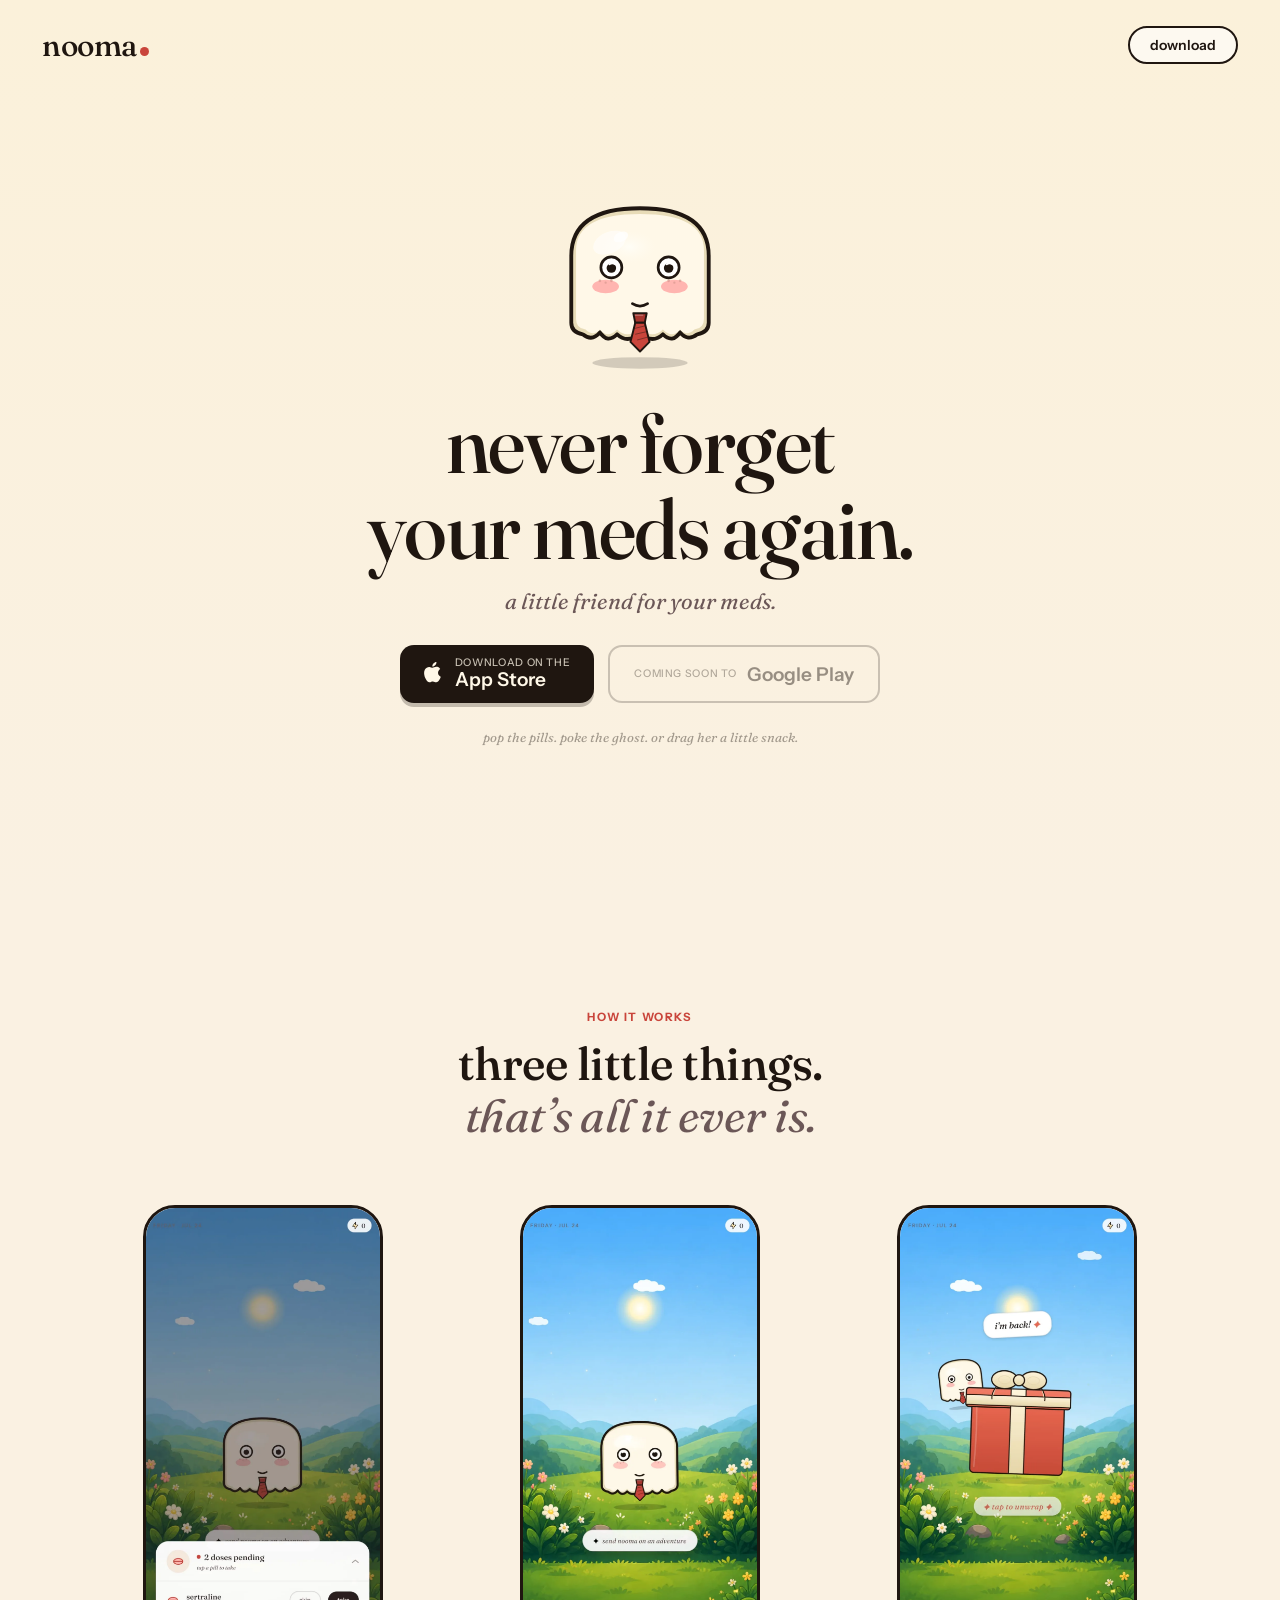
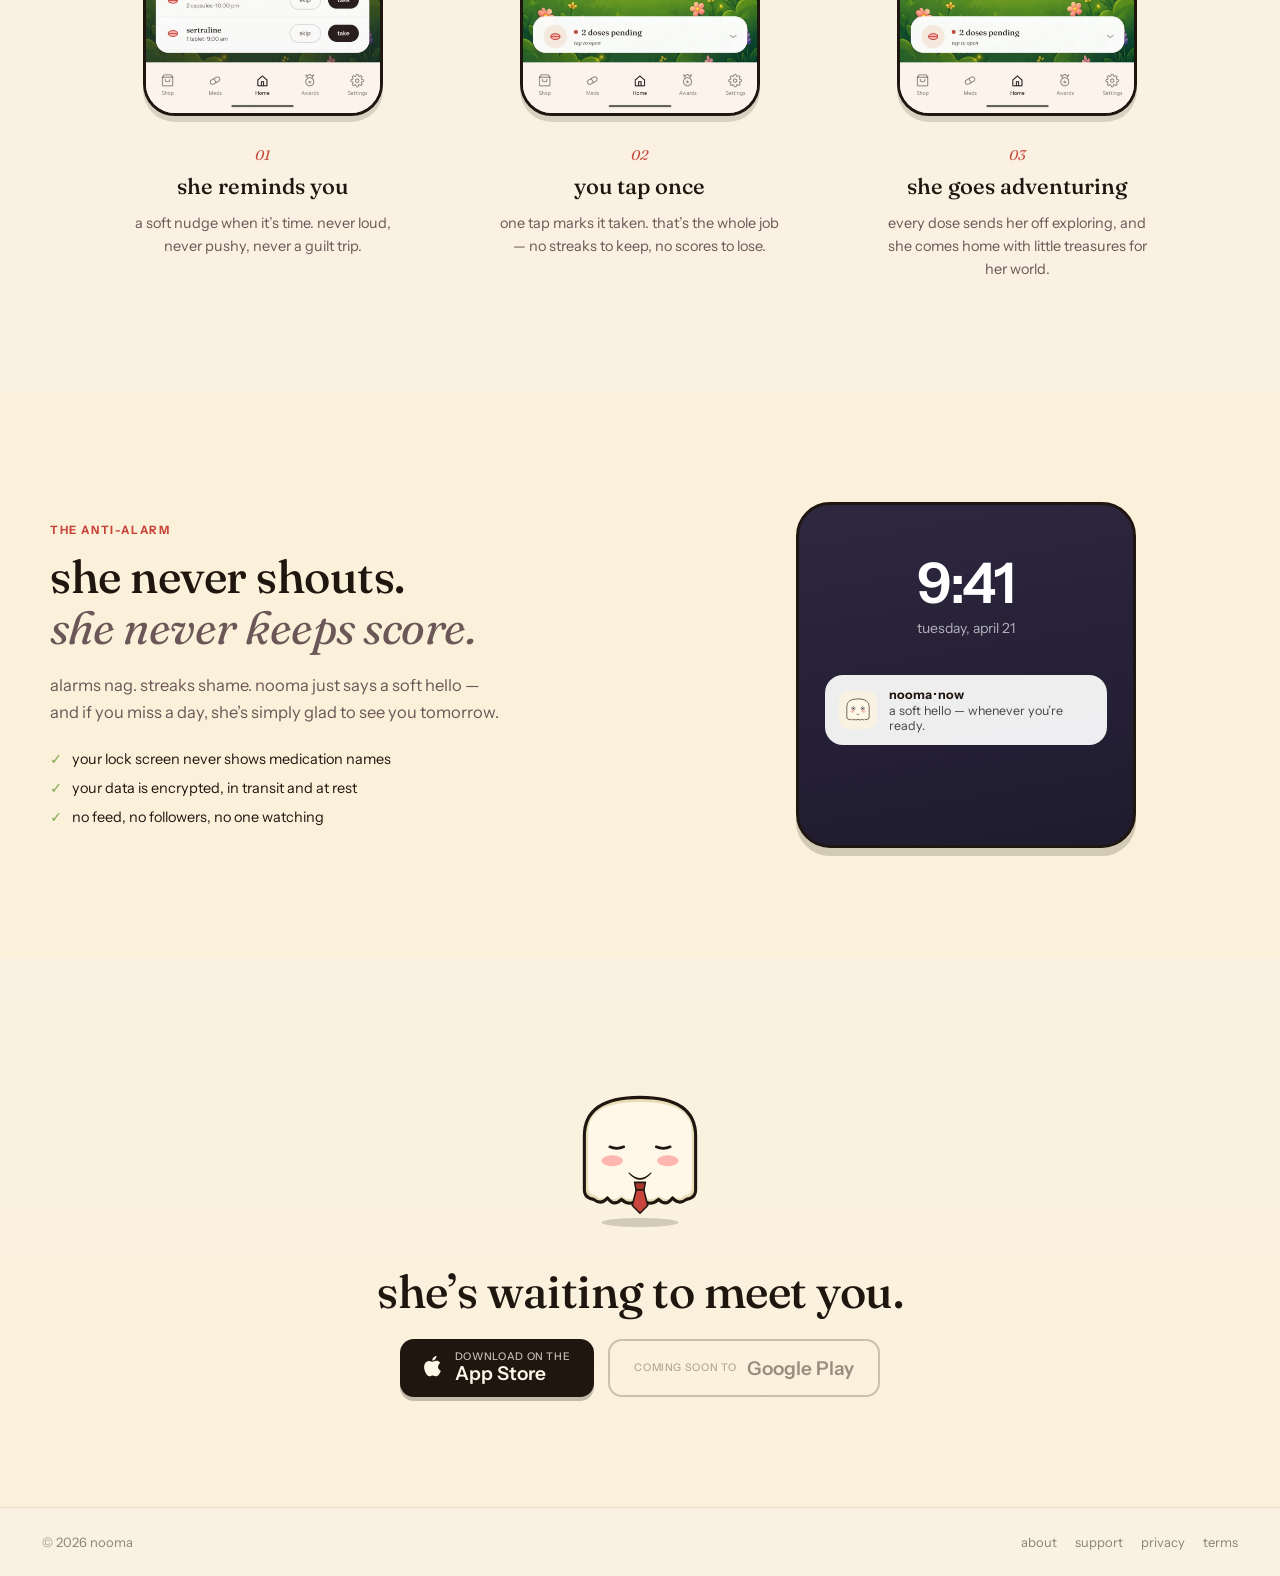
<file: index.html>
<!DOCTYPE html>
<html lang="en">
<head>
<meta charset="UTF-8">
<meta name="viewport" content="width=device-width, initial-scale=1.0">
<title>nooma — a little friend for your meds</title>
<meta name="description" content="a gentle medication reminder with a tiny ghost companion. soft nudges, no streaks, no shame — free on iPhone.">
<link rel="icon" type="image/svg+xml" href="/favicon.svg">
<link rel="preconnect" href="https://fonts.googleapis.com">
<link rel="preconnect" href="https://fonts.gstatic.com" crossorigin>
<link href="https://fonts.googleapis.com/css2?family=Fraunces:ital,opsz,wght@0,9..144,400;0,9..144,500;0,9..144,600;1,9..144,400;1,9..144,500&family=Instrument+Sans:wght@400;500;600;700&display=swap" rel="stylesheet">
<style>
:root{--ink:#1F1610;--ink-soft:#6B5757;--paper:#FAF1E2;--paper-warm:#FBF1DA;--accent:#C9453B;--sage:#7FAA52;--honey:#E8C672;--serif:'Fraunces',Georgia,serif;--sans:'Instrument Sans',system-ui,sans-serif}
*{box-sizing:border-box}
html{scroll-behavior:smooth}
body{margin:0;background:var(--paper);color:var(--ink);font-family:var(--sans);-webkit-font-smoothing:antialiased;overflow-x:hidden}
a{color:var(--accent)}a:hover{color:var(--ink)}
h1,h2,h3{font-family:var(--serif);font-weight:500;margin:0}
h2 em{font-style:italic;color:var(--ink-soft);font-weight:400}
.lp-kicker{font-size:11.5px;font-weight:700;letter-spacing:0.14em;text-transform:uppercase;color:var(--accent);margin:0 0 14px}

/* hero */
.lp-hero{position:relative;min-height:100svh;display:flex;flex-direction:column;overflow:hidden;background:linear-gradient(180deg,#FBF1DA 0%,var(--paper) 100%)}
.lp-nav{position:relative;z-index:5;display:flex;align-items:center;justify-content:space-between;padding:26px 42px}
.lp-wordmark{font-family:var(--serif);font-weight:500;font-size:30px;letter-spacing:-0.5px}
.lp-wordmark i{display:inline-block;width:9px;height:9px;border-radius:50%;background:var(--accent);margin-left:3px}
.lp-navbtn{font-size:14px;font-weight:600;text-decoration:none;color:var(--ink);border:2px solid var(--ink);border-radius:99px;padding:8px 20px;background:rgba(255,255,255,0.6);transition:all .15s}
.lp-navbtn:hover{background:var(--ink);color:#FFF8E8}
.lp-hero-inner{position:relative;z-index:4;flex:1;display:flex;flex-direction:column;align-items:center;justify-content:center;text-align:center;padding:0 24px 60px;pointer-events:none}
.lp-hero-inner .lp-mascot,.lp-hero-inner .lp-stores a,.lp-hero-inner .lp-stores span{pointer-events:auto}
.lp-hero h1{font-size:clamp(44px,7vw,84px);line-height:1.02;letter-spacing:-1.5px;margin-top:18px;text-wrap:balance}
.lp-tagline{font-family:var(--serif);font-style:italic;font-size:clamp(17px,2vw,22px);color:var(--ink-soft);margin:16px 0 30px}
.lp-hint{font-family:var(--serif);font-style:italic;font-size:13px;color:rgba(31,22,16,0.4);margin-top:26px}
.lp-mascot{position:relative;transition:transform .2s;cursor:pointer;-webkit-tap-highlight-color:transparent}
.lp-mascot.boing{animation:lpBoing .55s ease}
@keyframes lpBoing{0%{transform:scale(1)}30%{transform:scale(1.09,0.92)}60%{transform:scale(0.96,1.05)}100%{transform:scale(1)}}
.lp-bubble{position:absolute;bottom:calc(100% - 26px);left:78%;white-space:nowrap;background:#FFF;border:2.5px solid var(--ink);border-radius:16px 16px 16px 4px;padding:9px 15px;font-family:var(--serif);font-style:italic;font-size:16px;color:var(--ink);box-shadow:0 3px 0 rgba(31,22,16,0.18);animation:lpBubble .3s cubic-bezier(.34,1.56,.64,1) both;pointer-events:none;z-index:6}
@keyframes lpBubble{0%{opacity:0;transform:scale(0.6) translateY(8px);transform-origin:bottom left}100%{opacity:1;transform:scale(1) translateY(0)}}
@media(max-width:600px){.lp-bubble{left:50%;transform-origin:bottom center;border-radius:16px}}
.lp-hero-fade{position:absolute;z-index:3;left:0;right:0;bottom:0;height:120px;background:linear-gradient(180deg,transparent,var(--paper));pointer-events:none}

/* pill rain */
.lp-rain{position:absolute;inset:0;overflow:hidden;pointer-events:none}
.lp-pill-wrap{position:absolute;top:-70px;animation:lpFall linear infinite;pointer-events:auto;cursor:grab;transition:opacity .3s;-webkit-tap-highlight-color:transparent;touch-action:none}
.lp-pill-wrap.dragging{animation:none;cursor:grabbing;filter:none!important;opacity:1!important}
.lp-pill-wrap.dragging .lp-pill-spin{animation-play-state:paused}
.lp-pill-wrap.popped{pointer-events:none}
.lp-pill-wrap.popped .lp-pill-spin{animation-play-state:paused;opacity:0;transform:scale(1.6);transition:opacity .25s,transform .25s}
@keyframes lpFall{0%{transform:translateY(-8vh) translateX(0)}25%{transform:translateY(24vh) translateX(var(--sway))}50%{transform:translateY(53vh) translateX(calc(var(--sway) * -0.6))}75%{transform:translateY(80vh) translateX(var(--sway))}100%{transform:translateY(112vh) translateX(0)}}
.lp-pill-spin{animation:lpSpin linear infinite;transition:opacity .2s,transform .2s}
@keyframes lpSpin{from{transform:rotate(0)}to{transform:rotate(360deg)}}
.lp-pop{position:absolute;top:50%;left:50%;transform:translate(-50%,-50%);font-size:26px;color:var(--honey);text-shadow:0 0 14px rgba(232,198,114,0.8);animation:lpPop .6s ease forwards}
@keyframes lpPop{0%{opacity:1;transform:translate(-50%,-50%) scale(0.4) rotate(0)}100%{opacity:0;transform:translate(-50%,-50%) scale(2) rotate(90deg)}}

/* store buttons */
.lp-stores{display:flex;gap:14px;flex-wrap:wrap;justify-content:center}
.lp-store{display:inline-flex;align-items:center;gap:11px;border-radius:14px;padding:12px 24px;font-family:var(--sans);text-decoration:none}
.lp-store span,.lp-store small{display:block;text-align:left;line-height:1.15}
.lp-store small{font-size:10.5px;font-weight:500;letter-spacing:0.06em;text-transform:uppercase;opacity:0.75}
.lp-store.dark{background:var(--ink);color:#FFF8E8;font-size:19px;font-weight:600;box-shadow:0 4px 0 rgba(31,22,16,0.25);transition:transform .15s,box-shadow .15s}
.lp-store.dark:hover{transform:translateY(-2px);box-shadow:0 6px 0 rgba(31,22,16,0.25);color:#FFF8E8}
.lp-store.ghost{border:2px solid rgba(31,22,16,0.22);color:rgba(31,22,16,0.45);font-size:19px;font-weight:600}

/* sections */
section{position:relative;padding:110px 42px;max-width:1180px;margin:0 auto}
.lp-how{text-align:center}
.lp-how h2,.lp-shout h2,.lp-final h2{font-size:clamp(30px,4vw,46px);line-height:1.12;letter-spacing:-0.5px}
.lp-steps{display:grid;grid-template-columns:repeat(3,1fr);gap:36px;margin-top:64px}
.lp-step{display:flex;flex-direction:column;align-items:center;gap:8px}
.lp-step-n{font-family:var(--serif);font-size:14px;font-style:italic;color:var(--accent);margin-top:22px}
.lp-step h3{font-size:22px}
.lp-step p{font-size:14.5px;line-height:1.6;color:var(--ink-soft);margin:4px 0 0;max-width:280px}
.lp-phone{width:min(240px,100%);aspect-ratio:912/1942;border:3px solid var(--ink);border-radius:32px;overflow:hidden;background:#FFF;box-shadow:0 6px 0 rgba(31,22,16,0.15)}
.lp-phone img{width:100%;height:100%;object-fit:cover;display:block}

/* never shouts */
.lp-shout{display:grid;grid-template-columns:1.1fr 1fr;gap:70px;align-items:center;background:var(--paper-warm);max-width:none;padding:110px max(42px,calc((100vw - 1180px)/2))}
.lp-body{font-size:16.5px;line-height:1.65;color:var(--ink-soft);margin:18px 0 24px;max-width:460px}
.lp-checks{list-style:none;margin:0;padding:0;display:flex;flex-direction:column;gap:11px}
.lp-checks li{display:flex;align-items:baseline;gap:10px;font-size:14.5px;color:var(--ink)}
.lp-checks li::before{content:"✓";color:var(--sage);font-weight:700;flex:0 0 auto}
.lp-lock{background:linear-gradient(170deg,#2E2740,#1F1B2E);border:3px solid var(--ink);border-radius:34px;padding:44px 26px 100px;max-width:340px;margin:0 auto;box-shadow:0 8px 0 rgba(31,22,16,0.18)}
.lp-lock-clock{font-size:56px;font-weight:600;color:#FFF;text-align:center;letter-spacing:-1px}
.lp-lock-date{font-size:14px;color:rgba(255,255,255,0.65);text-align:center;margin-top:2px}
.lp-notif{display:flex;gap:12px;align-items:center;background:rgba(255,255,255,0.92);border-radius:18px;padding:12px 14px;margin-top:38px}
.lp-notif-ico{flex:0 0 38px;height:38px;border-radius:9px;background:var(--paper);display:flex;align-items:center;justify-content:center;overflow:hidden}
.lp-notif b{display:block;font-size:12.5px}
.lp-notif span{display:block;font-size:12.5px;color:#444;margin-top:1px}

/* final */
.lp-final{text-align:center;overflow:hidden;max-width:none;background:linear-gradient(180deg,var(--paper),#FBF1DA)}
.lp-final-inner{position:relative;z-index:2;display:flex;flex-direction:column;align-items:center;gap:22px}
.lp-final h2{margin-top:6px}
.lp-footer{display:flex;align-items:center;justify-content:space-between;padding:26px 42px;font-size:13px;color:rgba(31,22,16,0.5);border-top:1px solid rgba(31,22,16,0.1)}
.lp-flinks{display:flex;gap:18px}
.lp-flinks a{color:rgba(31,22,16,0.5);text-decoration:none}
.lp-flinks a:hover{color:var(--accent)}

/* reveal */
.reveal{opacity:0;transform:translateY(26px);transition:opacity .7s ease,transform .7s ease}
.reveal.in{opacity:1;transform:none}

/* ── mascot ── */
.pm{position:relative}
.pm svg{display:block;overflow:visible;width:100%;height:100%}
.pm .exp{display:none}
.pm-idle .exp-idle{display:initial}
.pm-wink .exp-wink{display:initial}
.pm-excited .exp-excited{display:initial}
.pm-blissful .exp-blissful{display:initial}
.pm-chomp .exp-chomp{display:initial}
@keyframes pmBob{0%,100%{transform:translateY(0) scale(1)}50%{transform:translateY(-8px) scale(1.02)}}
.pm-bob{animation:pmBob 3.8s ease-in-out infinite;transform-origin:center}
@keyframes pmSway{0%,100%{transform:rotate(0)}25%{transform:rotate(-1.5deg)}75%{transform:rotate(1.5deg)}}
.pm-sway{animation:pmSway 5.2s ease-in-out infinite;transform-origin:center bottom}
@keyframes pmBlinkOpen{0%,22%,28%,78%,84%,100%{opacity:1}24%,26%,80%,82%{opacity:0}}
@keyframes pmBlinkClosed{0%,22%,28%,78%,84%,100%{opacity:0}24%,26%,80%,82%{opacity:1}}
.pm-idle .pm-eyes-open{animation:pmBlinkOpen 5.5s ease-in-out infinite}
.pm-idle .pm-eyes-closed{animation:pmBlinkClosed 5.5s ease-in-out infinite;opacity:0}
@keyframes pmCheek{0%,100%{opacity:0.7}50%{opacity:0.9}}
.pm-cheek{animation:pmCheek 4s ease-in-out infinite}
@keyframes pmTie{0%,100%{transform:rotate(0)}25%{transform:rotate(-2deg)}75%{transform:rotate(2deg)}}
.pm-tie{animation:pmTie 4.4s ease-in-out infinite;transform-origin:110px 152px}
.pm-still *{animation:none!important}
.pm-pupil{transition:transform .1s linear}

@media(max-width:860px){
.lp-steps{grid-template-columns:1fr}
.lp-shout{grid-template-columns:1fr;gap:48px}
section{padding:70px 24px}
.lp-nav{padding:20px 24px}
}
@media(prefers-reduced-motion:reduce){
.lp-pill-wrap,.lp-pill-spin{animation:none!important}
.lp-rain{display:none}
.pm-bob,.pm-sway,.pm-tie{animation:none!important}
}
</style>
</head>
<body>

<!-- ═══ HERO ═══ -->
<header class="lp-hero" id="hero">
  <div class="lp-rain" id="heroRain" aria-hidden="true"></div>
  <nav class="lp-nav">
    <span class="lp-wordmark">nooma<i></i></span>
    <a class="lp-navbtn" href="https://apps.apple.com/gb/app/nooma-medication-reminder/id6773670366">download</a>
  </nav>
  <div class="lp-hero-inner">
    <div class="lp-mascot" id="heroMascot" role="button" tabindex="0" aria-label="say hi to nooma">
      <div class="pm pm-idle pm-bob" id="heroPm" style="width:210px;height:210px">
        <div class="pm-sway">
          <svg viewBox="0 0 220 220">
            <defs>
              <radialGradient id="pm-hl" cx="40%" cy="30%">
                <stop offset="0%" stop-color="#FFFEF8" stop-opacity="0.9"/>
                <stop offset="50%" stop-color="#FFF8E8" stop-opacity="0.4"/>
                <stop offset="100%" stop-color="#FFF8E8" stop-opacity="0"/>
              </radialGradient>
            </defs>
            <ellipse cx="110" cy="200" rx="50" ry="6" fill="#000" opacity="0.16"/>
            <path d="M 38 88 Q 38 38 110 38 Q 182 38 182 88 L 182 158 Q 182 168 170 170 Q 160 178 152 168 Q 144 180 134 170 Q 124 180 110 170 Q 96 180 86 170 Q 76 180 68 168 Q 60 178 50 170 Q 38 168 38 158 Z" fill="#E8DCB8" stroke="#1F1610" stroke-width="4" stroke-linejoin="round"/>
            <path d="M 43 82 Q 43 44 110 44 Q 177 44 177 82 L 177 154 Q 177 164 167 165 Q 159 173 152 165 Q 144 175 134 165 Q 124 175 110 165 Q 96 175 86 165 Q 76 175 68 165 Q 61 173 53 165 Q 43 164 43 154 Z" fill="#FFF8E8"/>
            <ellipse cx="110" cy="92" rx="56" ry="34" fill="url(#pm-hl)"/>
            <ellipse cx="78" cy="74" rx="18" ry="11" fill="#FFFFFF" opacity="0.55" transform="rotate(-25 78 74)"/>
            <ellipse cx="90" cy="68" rx="8" ry="5" fill="#FFFFFF" opacity="0.7" transform="rotate(-25 90 68)"/>
            <ellipse class="pm-cheek" cx="74" cy="120" rx="14" ry="7" fill="#FFB5B0"/>
            <ellipse class="pm-cheek" cx="146" cy="120" rx="14" ry="7" fill="#FFB5B0"/>
            <circle cx="68" cy="114" r="1.4" fill="#D89890" opacity="0.7"/>
            <circle cx="74" cy="116" r="1.2" fill="#D89890" opacity="0.7"/>
            <circle cx="80" cy="114" r="1.4" fill="#D89890" opacity="0.7"/>
            <circle cx="140" cy="114" r="1.4" fill="#D89890" opacity="0.7"/>
            <circle cx="146" cy="116" r="1.2" fill="#D89890" opacity="0.7"/>
            <circle cx="152" cy="114" r="1.4" fill="#D89890" opacity="0.7"/>

            <!-- eyes: idle -->
            <g class="exp exp-idle">
              <g class="pm-eyes-open">
                <circle cx="80" cy="100" r="11" fill="#FFFFFF" stroke="#1F1610" stroke-width="2.8"/>
                <g class="pm-pupil"><circle cx="80" cy="100" r="5" fill="#1F1610"/><path d="M 78 96 Q 81 94 84 96" stroke="#FFFFFF" stroke-width="2" stroke-linecap="round" fill="none"/></g>
                <circle cx="140" cy="100" r="11" fill="#FFFFFF" stroke="#1F1610" stroke-width="2.8"/>
                <g class="pm-pupil"><circle cx="140" cy="100" r="5" fill="#1F1610"/><path d="M 138 96 Q 141 94 144 96" stroke="#FFFFFF" stroke-width="2" stroke-linecap="round" fill="none"/></g>
              </g>
              <g class="pm-eyes-closed">
                <path d="M 71 102 Q 80 106 89 102" stroke="#1F1610" stroke-width="3.5" stroke-linecap="round" fill="none"/>
                <path d="M 131 102 Q 140 106 149 102" stroke="#1F1610" stroke-width="3.5" stroke-linecap="round" fill="none"/>
              </g>
              <path d="M 102 138 Q 110 143 118 138" stroke="#1F1610" stroke-width="2.8" stroke-linecap="round" fill="none"/>
            </g>

            <!-- eyes: wink -->
            <g class="exp exp-wink">
              <circle cx="80" cy="100" r="11" fill="#FFFFFF" stroke="#1F1610" stroke-width="2.8"/>
              <g class="pm-pupil"><circle cx="80" cy="100" r="5" fill="#1F1610"/><path d="M 78 96 Q 81 94 84 96" stroke="#FFFFFF" stroke-width="2" stroke-linecap="round" fill="none"/></g>
              <path d="M 131 102 Q 140 106 149 102" stroke="#1F1610" stroke-width="3.5" stroke-linecap="round" fill="none"/>
              <path d="M 98 136 Q 110 147 122 134" stroke="#1F1610" stroke-width="3" stroke-linecap="round" fill="none"/>
            </g>

            <!-- eyes: excited -->
            <g class="exp exp-excited">
              <circle cx="80" cy="100" r="11" fill="#FFFFFF" stroke="#1F1610" stroke-width="2.8"/>
              <g class="pm-pupil"><circle cx="80" cy="99" r="5" fill="#1F1610"/><path d="M 78 95 Q 81 93 84 95" stroke="#FFFFFF" stroke-width="2" stroke-linecap="round" fill="none"/></g>
              <circle cx="140" cy="100" r="11" fill="#FFFFFF" stroke="#1F1610" stroke-width="2.8"/>
              <g class="pm-pupil"><circle cx="140" cy="99" r="5" fill="#1F1610"/><path d="M 138 95 Q 141 93 144 95" stroke="#FFFFFF" stroke-width="2" stroke-linecap="round" fill="none"/></g>
              <g fill="#E8C672" stroke="#1F1610" stroke-width="0.8">
                <path d="M 54 78 L 56 83 L 61 85 L 56 87 L 54 92 L 52 87 L 47 85 L 52 83 Z"/>
                <path d="M 166 72 L 167.5 76 L 171.5 77.5 L 167.5 79 L 166 83 L 164.5 79 L 160.5 77.5 L 164.5 76 Z"/>
              </g>
              <path d="M 96 132 Q 110 130 124 132 Q 122 152 110 152 Q 98 152 96 132 Z" fill="#5A2B24" stroke="#1F1610" stroke-width="2.4" stroke-linejoin="round"/>
              <ellipse cx="110" cy="149" rx="7" ry="4" fill="#F08B8B"/>
            </g>

            <!-- chomp: idle eyes, mouth open -->
            <g class="exp exp-chomp">
              <circle cx="80" cy="100" r="11" fill="#FFFFFF" stroke="#1F1610" stroke-width="2.8"/>
              <g class="pm-pupil"><circle cx="80" cy="100" r="5" fill="#1F1610"/><path d="M 78 96 Q 81 94 84 96" stroke="#FFFFFF" stroke-width="2" stroke-linecap="round" fill="none"/></g>
              <circle cx="140" cy="100" r="11" fill="#FFFFFF" stroke="#1F1610" stroke-width="2.8"/>
              <g class="pm-pupil"><circle cx="140" cy="100" r="5" fill="#1F1610"/><path d="M 138 96 Q 141 94 144 96" stroke="#FFFFFF" stroke-width="2" stroke-linecap="round" fill="none"/></g>
              <path d="M 96 132 Q 110 130 124 132 Q 122 152 110 152 Q 98 152 96 132 Z" fill="#5A2B24" stroke="#1F1610" stroke-width="2.4" stroke-linejoin="round"/>
              <ellipse cx="110" cy="149" rx="7" ry="4" fill="#F08B8B"/>
            </g>

            <!-- eyes: blissful -->
            <g class="exp exp-blissful">
              <path d="M 71 102 Q 80 106 89 102" stroke="#1F1610" stroke-width="3.5" stroke-linecap="round" fill="none"/>
              <path d="M 131 102 Q 140 106 149 102" stroke="#1F1610" stroke-width="3.5" stroke-linecap="round" fill="none"/>
              <path d="M 96 136 Q 110 150 124 136 Q 117 144 110 144 Q 103 144 96 136 Z" fill="#1F1610" stroke="#1F1610" stroke-width="1.4" stroke-linejoin="round"/>
            </g>

            <g class="pm-tie">
              <path d="M 103 148 L 117 148 L 115 158 L 105 158 Z" fill="#A8362E" stroke="#1F1610" stroke-width="2" stroke-linejoin="round"/>
              <path d="M 105 150 L 113 150" stroke="#FFFFFF" stroke-width="1" opacity="0.4" stroke-linecap="round"/>
              <path d="M 105 158 L 115 158 L 120 178 L 110 188 L 100 178 Z" fill="#C9453B" stroke="#1F1610" stroke-width="2" stroke-linejoin="round"/>
              <g opacity="0.45">
                <line x1="104" y1="164" x2="116" y2="161" stroke="#1F1610" stroke-width="1"/>
                <line x1="105" y1="170" x2="118" y2="167" stroke="#1F1610" stroke-width="1"/>
                <line x1="107" y1="176" x2="118" y2="173" stroke="#1F1610" stroke-width="1"/>
              </g>
            </g>
          </svg>
        </div>
      </div>
    </div>
    <h1>never forget<br>your meds again.</h1>
    <p class="lp-tagline">a little friend for your meds.</p>
    <div class="lp-stores">
      <a class="lp-store dark" href="https://apps.apple.com/gb/app/nooma-medication-reminder/id6773670366">
        <svg width="20" height="24" viewBox="0 0 20 24" fill="currentColor"><path d="M16.5 12.7c0-3 2.5-4.5 2.6-4.6-1.4-2.1-3.6-2.4-4.4-2.4-1.9-.2-3.6 1.1-4.6 1.1-1 0-2.4-1.1-4-1-2 0-3.9 1.2-5 3-2.1 3.7-.5 9.1 1.5 12.1 1 1.5 2.2 3.1 3.8 3 1.5-.1 2.1-1 4-1s2.4 1 4 1c1.7 0 2.7-1.5 3.7-3 1.2-1.7 1.6-3.4 1.7-3.5-.1 0-3.2-1.2-3.3-4.7zM13.4 3.6c.8-1 1.4-2.4 1.2-3.6-1.2 0-2.7.8-3.5 1.8-.8.9-1.5 2.3-1.3 3.6 1.4.1 2.8-.7 3.6-1.8z" transform="scale(0.85)"/></svg>
        <span><small>download on the</small>App Store</span>
      </a>
      <span class="lp-store ghost"><small>coming soon to</small>Google Play</span>
    </div>
    <p class="lp-hint">pop the pills. poke the ghost. or drag her a little snack.</p>
  </div>
  <div class="lp-hero-fade"></div>
</header>

<!-- ═══ HOW IT WORKS ═══ -->
<section class="lp-how">
  <p class="lp-kicker">how it works</p>
  <h2>three little things.<br><em>that&rsquo;s all it ever is.</em></h2>
  <div class="lp-steps">
    <div class="lp-step reveal">
      <div class="lp-phone"><img src="assets/ss-day-meds.webp" alt="today's medications in the nooma app" loading="lazy"></div>
      <span class="lp-step-n">01</span>
      <h3>she reminds you</h3>
      <p>a soft nudge when it&rsquo;s time. never loud, never pushy, never a guilt trip.</p>
    </div>
    <div class="lp-step reveal">
      <div class="lp-phone"><img src="assets/ss-day-idle.webp" alt="nooma's home screen with the ghost companion" loading="lazy"></div>
      <span class="lp-step-n">02</span>
      <h3>you tap once</h3>
      <p>one tap marks it taken. that&rsquo;s the whole job &mdash; no streaks to keep, no scores to lose.</p>
    </div>
    <div class="lp-step reveal">
      <div class="lp-phone"><img src="assets/ss-day-gift.webp" alt="the ghost bringing back a gift from an adventure" loading="lazy"></div>
      <span class="lp-step-n">03</span>
      <h3>she goes adventuring</h3>
      <p>every dose sends her off exploring, and she comes home with little treasures for her world.</p>
    </div>
  </div>
</section>

<!-- ═══ NEVER SHOUTS ═══ -->
<section class="lp-shout">
  <div class="reveal">
    <p class="lp-kicker">the anti-alarm</p>
    <h2>she never shouts.<br><em>she never keeps score.</em></h2>
    <p class="lp-body">alarms nag. streaks shame. nooma just says a soft hello &mdash; and if you miss a day, she&rsquo;s simply glad to see you tomorrow.</p>
    <ul class="lp-checks">
      <li>your lock screen never shows medication names</li>
      <li>your data is encrypted, in transit and at rest</li>
      <li>no feed, no followers, no one watching</li>
    </ul>
  </div>
  <div class="reveal">
    <div class="lp-lock">
      <div class="lp-lock-clock">9:41</div>
      <div class="lp-lock-date">tuesday, april 21</div>
      <div class="lp-notif">
        <div class="lp-notif-ico">
          <div class="pm pm-idle pm-still" style="width:34px;height:34px">
            <svg viewBox="0 0 220 220">
              <path d="M 38 88 Q 38 38 110 38 Q 182 38 182 88 L 182 158 Q 182 168 170 170 Q 160 178 152 168 Q 144 180 134 170 Q 124 180 110 170 Q 96 180 86 170 Q 76 180 68 168 Q 60 178 50 170 Q 38 168 38 158 Z" fill="#E8DCB8" stroke="#1F1610" stroke-width="4" stroke-linejoin="round"/>
              <path d="M 43 82 Q 43 44 110 44 Q 177 44 177 82 L 177 154 Q 177 164 167 165 Q 159 173 152 165 Q 144 175 134 165 Q 124 175 110 165 Q 96 175 86 165 Q 76 175 68 165 Q 61 173 53 165 Q 43 164 43 154 Z" fill="#FFF8E8"/>
              <ellipse cx="74" cy="120" rx="14" ry="7" fill="#FFB5B0"/>
              <ellipse cx="146" cy="120" rx="14" ry="7" fill="#FFB5B0"/>
              <circle cx="80" cy="100" r="11" fill="#FFFFFF" stroke="#1F1610" stroke-width="2.8"/>
              <circle cx="80" cy="100.5" r="5" fill="#1F1610"/>
              <circle cx="140" cy="100" r="11" fill="#FFFFFF" stroke="#1F1610" stroke-width="2.8"/>
              <circle cx="140" cy="100.5" r="5" fill="#1F1610"/>
              <path d="M 102 138 Q 110 143 118 138" stroke="#1F1610" stroke-width="2.8" stroke-linecap="round" fill="none"/>
            </svg>
          </div>
        </div>
        <div><b>nooma · now</b><span>a soft hello &mdash; whenever you&rsquo;re ready.</span></div>
      </div>
    </div>
  </div>
</section>

<!-- ═══ FINAL CTA ═══ -->
<section class="lp-final">
  <div class="lp-rain" id="finalRain" aria-hidden="true"></div>
  <div class="lp-final-inner reveal">
    <div class="pm pm-bob" style="width:170px;height:170px">
      <div class="pm-sway">
        <svg viewBox="0 0 220 220">
          <ellipse cx="110" cy="200" rx="50" ry="6" fill="#000" opacity="0.16"/>
          <path d="M 38 88 Q 38 38 110 38 Q 182 38 182 88 L 182 158 Q 182 168 170 170 Q 160 178 152 168 Q 144 180 134 170 Q 124 180 110 170 Q 96 180 86 170 Q 76 180 68 168 Q 60 178 50 170 Q 38 168 38 158 Z" fill="#E8DCB8" stroke="#1F1610" stroke-width="4" stroke-linejoin="round"/>
          <path d="M 43 82 Q 43 44 110 44 Q 177 44 177 82 L 177 154 Q 177 164 167 165 Q 159 173 152 165 Q 144 175 134 165 Q 124 175 110 165 Q 96 175 86 165 Q 76 175 68 165 Q 61 173 53 165 Q 43 164 43 154 Z" fill="#FFF8E8"/>
          <ellipse class="pm-cheek" cx="74" cy="120" rx="14" ry="7" fill="#FFB5B0"/>
          <ellipse class="pm-cheek" cx="146" cy="120" rx="14" ry="7" fill="#FFB5B0"/>
          <path d="M 71 102 Q 80 106 89 102" stroke="#1F1610" stroke-width="3.5" stroke-linecap="round" fill="none"/>
          <path d="M 131 102 Q 140 106 149 102" stroke="#1F1610" stroke-width="3.5" stroke-linecap="round" fill="none"/>
          <path d="M 96 136 Q 110 150 124 136 Q 117 144 110 144 Q 103 144 96 136 Z" fill="#1F1610" stroke="#1F1610" stroke-width="1.4" stroke-linejoin="round"/>
          <g class="pm-tie">
            <path d="M 103 148 L 117 148 L 115 158 L 105 158 Z" fill="#A8362E" stroke="#1F1610" stroke-width="2" stroke-linejoin="round"/>
            <path d="M 105 158 L 115 158 L 120 178 L 110 188 L 100 178 Z" fill="#C9453B" stroke="#1F1610" stroke-width="2" stroke-linejoin="round"/>
          </g>
        </svg>
      </div>
    </div>
    <h2>she&rsquo;s waiting to meet you.</h2>
    <div class="lp-stores">
      <a class="lp-store dark" href="https://apps.apple.com/gb/app/nooma-medication-reminder/id6773670366">
        <svg width="20" height="24" viewBox="0 0 20 24" fill="currentColor"><path d="M16.5 12.7c0-3 2.5-4.5 2.6-4.6-1.4-2.1-3.6-2.4-4.4-2.4-1.9-.2-3.6 1.1-4.6 1.1-1 0-2.4-1.1-4-1-2 0-3.9 1.2-5 3-2.1 3.7-.5 9.1 1.5 12.1 1 1.5 2.2 3.1 3.8 3 1.5-.1 2.1-1 4-1s2.4 1 4 1c1.7 0 2.7-1.5 3.7-3 1.2-1.7 1.6-3.4 1.7-3.5-.1 0-3.2-1.2-3.3-4.7zM13.4 3.6c.8-1 1.4-2.4 1.2-3.6-1.2 0-2.7.8-3.5 1.8-.8.9-1.5 2.3-1.3 3.6 1.4.1 2.8-.7 3.6-1.8z" transform="scale(0.85)"/></svg>
        <span><small>download on the</small>App Store</span>
      </a>
      <span class="lp-store ghost"><small>coming soon to</small>Google Play</span>
    </div>
  </div>
</section>

<footer class="lp-footer">
  <span>© 2026 nooma</span>
  <span class="lp-flinks"><a href="/about.html">about</a><a href="/support.html">support</a><a href="/privacy.html">privacy</a><a href="/terms.html">terms</a></span>
</footer>

<script>
(function(){
  function rand(a,b){return a+Math.random()*(b-a);}
  var HUES=[['#F5B0BD','#FBE3E8'],['#8EC9E8','#DDF0FB'],['#E8C672','#FAEBC8'],['#A8C98A','#E4F0D6'],['#E89A8A','#F9E0D9'],['#C9B8E8','#EDE6F9']];

  /* ── pill rain ── */
  function pillSVG(kind,c1,c2,scale){
    if(kind==='capsule'){
      return '<svg width="'+(54*scale)+'" height="'+(26*scale)+'" viewBox="0 0 54 26">'+
        '<rect x="2" y="2" width="50" height="22" rx="11" fill="'+c2+'" stroke="#1F1610" stroke-width="2.5"/>'+
        '<path d="M13 2 h14 v22 h-14 a11 11 0 0 1 0-22 z" fill="'+c1+'" stroke="#1F1610" stroke-width="2.5" stroke-linejoin="round"/>'+
        '<ellipse cx="14" cy="9" rx="5" ry="2.6" fill="#FFF" opacity="0.7" transform="rotate(-18 14 9)"/></svg>';
    }
    return '<svg width="'+(30*scale)+'" height="'+(30*scale)+'" viewBox="0 0 30 30">'+
      '<circle cx="15" cy="15" r="12.5" fill="'+c1+'" stroke="#1F1610" stroke-width="2.5"/>'+
      '<line x1="6" y1="15" x2="24" y2="15" stroke="#1F1610" stroke-width="2" opacity="0.5"/>'+
      '<ellipse cx="10.5" cy="9" rx="4" ry="2.2" fill="#FFF" opacity="0.7" transform="rotate(-25 10.5 9)"/></svg>';
  }
  function popPill(w){
    if(w.classList.contains('popped'))return false;
    w.classList.add('popped');
    var pop=document.createElement('div');
    pop.className='lp-pop';
    pop.textContent='✦';
    w.appendChild(pop);
    return true;
  }
  function makeRain(container,count,opts){
    opts=opts||{};
    for(var i=0;i<count;i++){
      var back=Math.random()>0.55;
      var hue=HUES[Math.floor(Math.random()*HUES.length)];
      var scale=rand(0.7,1.35);
      var wrap=document.createElement('div');
      wrap.className='lp-pill-wrap';
      wrap.style.left=rand(1,95)+'%';
      wrap.style.animationDuration=rand(14,26)+'s';
      wrap.style.animationDelay=rand(-26,0)+'s';
      wrap.style.setProperty('--sway',rand(-40,40)+'px');
      wrap.style.zIndex=back?0:1;
      wrap.style.filter=back?'blur(2.5px)':'none';
      wrap.style.opacity=back?0.4:0.9;
      var spin=document.createElement('div');
      spin.className='lp-pill-spin';
      spin.style.animationDuration=rand(9,18)+'s';
      spin.style.animationDirection=Math.random()>0.5?'reverse':'normal';
      spin.innerHTML=pillSVG(Math.random()>0.42?'capsule':'tablet',hue[0],hue[1],scale);
      wrap.appendChild(spin);
      if(opts.feed){
        enableDrag(wrap,opts);
      }else{
        wrap.addEventListener('pointerdown',function(e){
          if(popPill(e.currentTarget)&&opts.onPop)opts.onPop();
        });
      }
      container.appendChild(wrap);
    }
  }

  /* ── drag a pill to nooma ── */
  function enableDrag(wrap,opts){
    wrap.addEventListener('pointerdown',function(e){
      if(wrap.classList.contains('popped'))return;
      e.preventDefault();
      var rainRect=wrap.parentNode.getBoundingClientRect();
      var wrapRect=wrap.getBoundingClientRect();
      var grabX=e.clientX-wrapRect.left,grabY=e.clientY-wrapRect.top;
      var startX=e.clientX,startY=e.clientY,dragging=false,near=false;
      function onMove(ev){
        if(!dragging&&Math.hypot(ev.clientX-startX,ev.clientY-startY)>6){
          dragging=true;
          wrap.classList.add('dragging');
          wrap.style.zIndex=7;
        }
        if(!dragging)return;
        wrap.style.left=(ev.clientX-rainRect.left-grabX)+'px';
        wrap.style.top=(ev.clientY-rainRect.top-grabY)+'px';
        var wasNear=near;
        near=opts.overTarget(ev);
        if(near&&!wasNear&&opts.onNear)opts.onNear();
        if(!near&&wasNear&&opts.onLeave)opts.onLeave();
      }
      function onUp(ev){
        wrap.removeEventListener('pointermove',onMove);
        wrap.removeEventListener('pointerup',onUp);
        wrap.removeEventListener('pointercancel',onUp);
        if(!dragging){
          if(popPill(wrap)&&opts.onPop)opts.onPop();
          return;
        }
        popPill(wrap);
        if(opts.overTarget(ev)){if(opts.onEat)opts.onEat();}
        else if(near&&opts.onLeave)opts.onLeave();
      }
      try{wrap.setPointerCapture(e.pointerId);}catch(err){}
      wrap.addEventListener('pointermove',onMove);
      wrap.addEventListener('pointerup',onUp);
      wrap.addEventListener('pointercancel',onUp);
    });
  }

  /* ── mascot ── */
  var mascot=document.getElementById('heroMascot');
  var pm=document.getElementById('heroPm');
  var hero=document.getElementById('hero');
  var pupils=pm.querySelectorAll('.pm-pupil');
  var speaking=false;

  function setLook(x,y){
    var px=x*3.4,py=y*2.4;
    pupils.forEach(function(p){p.style.transform='translate('+px+'px,'+py+'px)';});
  }
  setLook(0,0.25);

  hero.addEventListener('pointermove',function(e){
    if(speaking)return;
    var r=hero.getBoundingClientRect();
    var x=Math.max(-1,Math.min(1,(e.clientX-(r.left+r.width/2))/(r.width/2)));
    var y=Math.max(-1,Math.min(1,(e.clientY-(r.top+r.height*0.42))/(r.height/2)));
    setLook(x,y);
  });

  function boing(){
    mascot.classList.remove('boing');
    void mascot.offsetWidth;
    mascot.classList.add('boing');
  }

  var LINES=[
    {t:'hi. i’m nooma.',b:'excited'},
    {t:'i’ll never shout, promise.',b:'wink'},
    {t:'took your meds today?',b:'idle'},
    {t:'eep! that tickles.',b:'excited'},
    {t:'i keep secrets very well.',b:'wink'},
    {t:'one tap. that’s the whole job.',b:'idle'},
    {t:'i’d love to live in your pocket.',b:'blissful'},
    {t:'missed a day? still friends.',b:'blissful'},
  ];
  var lineIdx=Math.floor(Math.random()*LINES.length);
  var speechTimer=null,bubbleEl=null;

  function setBehavior(b){
    pm.classList.remove('pm-idle','pm-wink','pm-excited','pm-blissful','pm-chomp');
    pm.classList.add('pm-'+b);
  }

  /* ── chomp (mouth open/close) ── */
  var chompTimer=null;
  function chompOpen(){
    if(speaking)return;
    clearTimeout(chompTimer);
    setBehavior('chomp');
  }
  function chompClose(){
    if(speaking)return;
    setBehavior('idle');
  }
  function chomp(){
    chompOpen();
    boing();
    clearTimeout(chompTimer);
    chompTimer=setTimeout(chompClose,380);
  }
  function talk(){
    var line=LINES[lineIdx%LINES.length];
    lineIdx++;
    speaking=true;
    setBehavior(line.b);
    setLook(0,0.15);
    boing();
    if(bubbleEl)bubbleEl.remove();
    bubbleEl=document.createElement('div');
    bubbleEl.className='lp-bubble';
    bubbleEl.textContent=line.t;
    mascot.appendChild(bubbleEl);
    clearTimeout(speechTimer);
    speechTimer=setTimeout(function(){
      speaking=false;
      setBehavior('idle');
      if(bubbleEl){bubbleEl.remove();bubbleEl=null;}
    },2600);
  }
  mascot.addEventListener('pointerdown',talk);
  mascot.addEventListener('keydown',function(e){if(e.key==='Enter'||e.key===' '){e.preventDefault();talk();}});

  function overMascot(ev){
    var r=mascot.getBoundingClientRect(),pad=30;
    return ev.clientX>r.left-pad&&ev.clientX<r.right+pad&&ev.clientY>r.top-pad&&ev.clientY<r.bottom+pad;
  }
  makeRain(document.getElementById('heroRain'),18,{
    feed:true,
    overTarget:overMascot,
    onPop:chomp,
    onNear:chompOpen,
    onLeave:chompClose,
    onEat:function(){
      boing();
      clearTimeout(chompTimer);
      chompTimer=setTimeout(chompClose,320);
    }
  });
  makeRain(document.getElementById('finalRain'),10,{});

  /* ── scroll reveal ── */
  var io=new IntersectionObserver(function(es){
    es.forEach(function(e){if(e.isIntersecting){e.target.classList.add('in');io.unobserve(e.target);}});
  },{threshold:0.18});
  document.querySelectorAll('.reveal').forEach(function(el){io.observe(el);});
})();
</script>

</body>
</html>
</file>
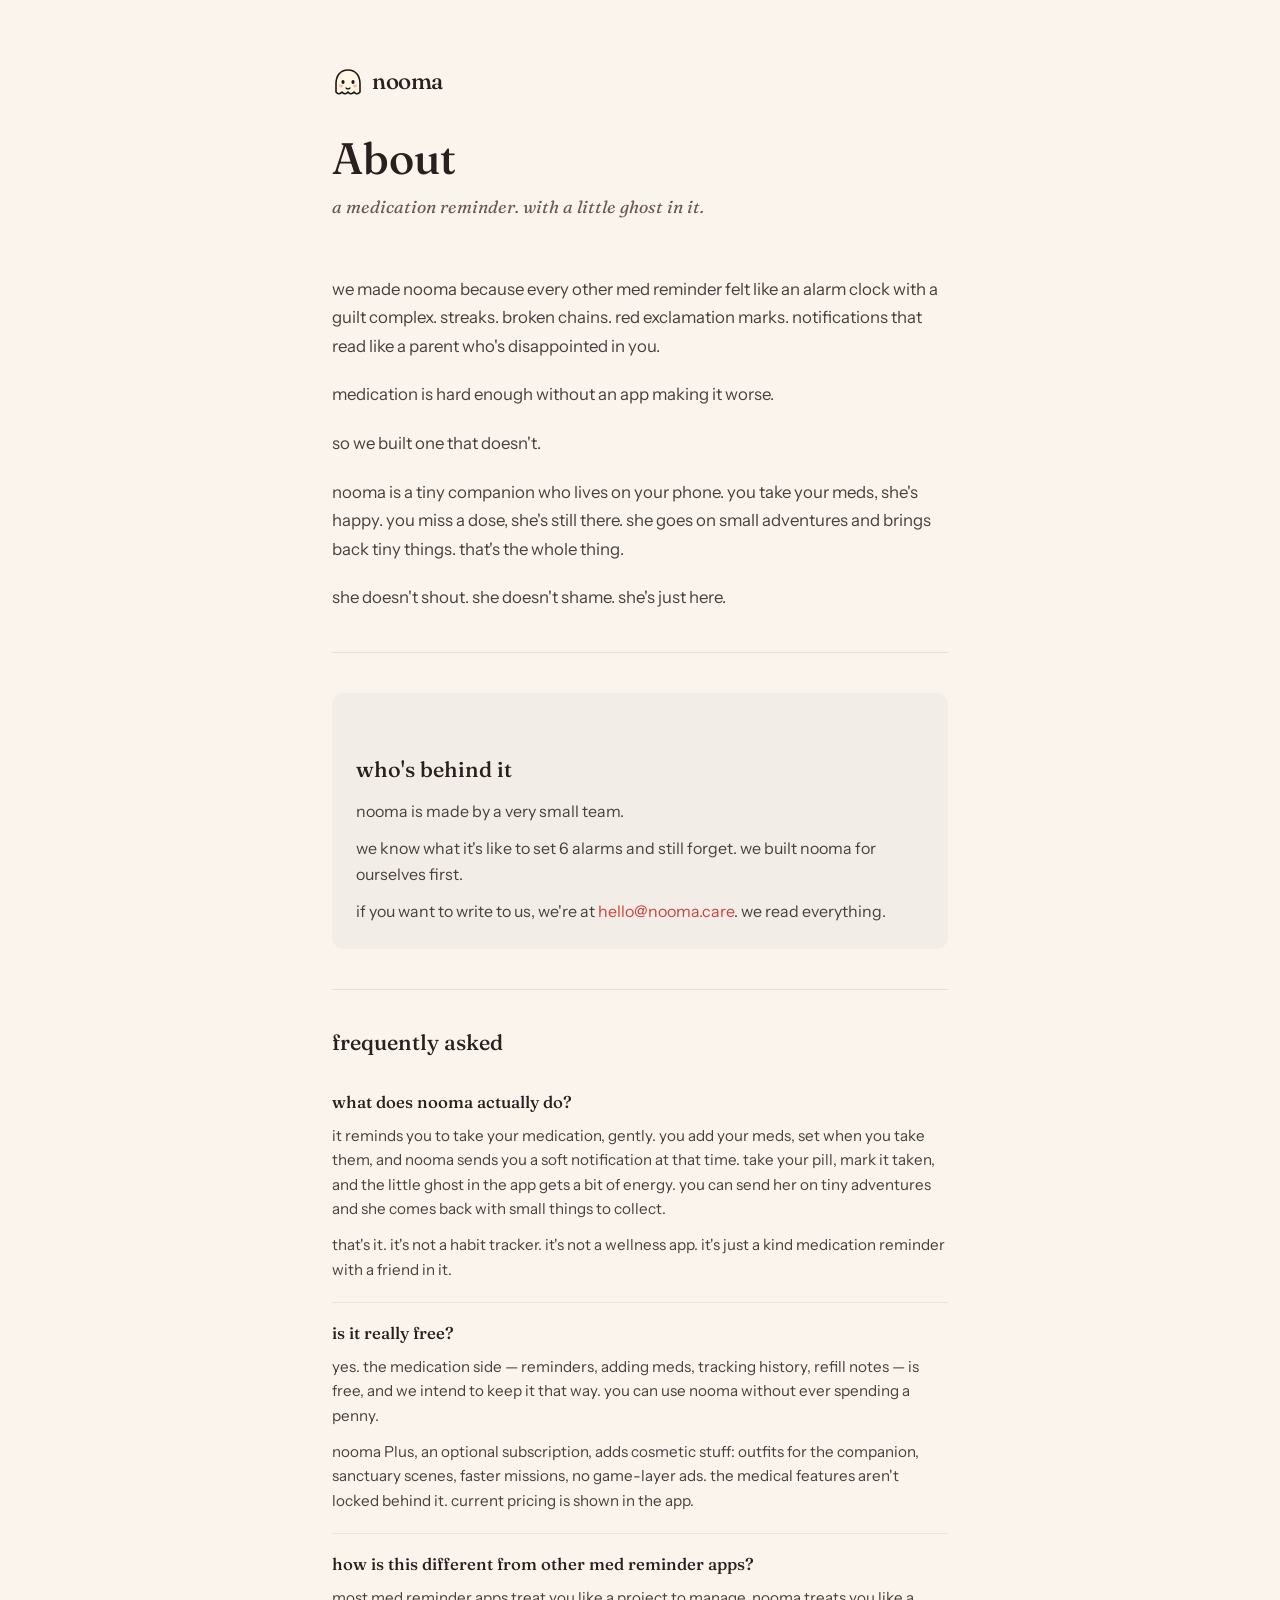
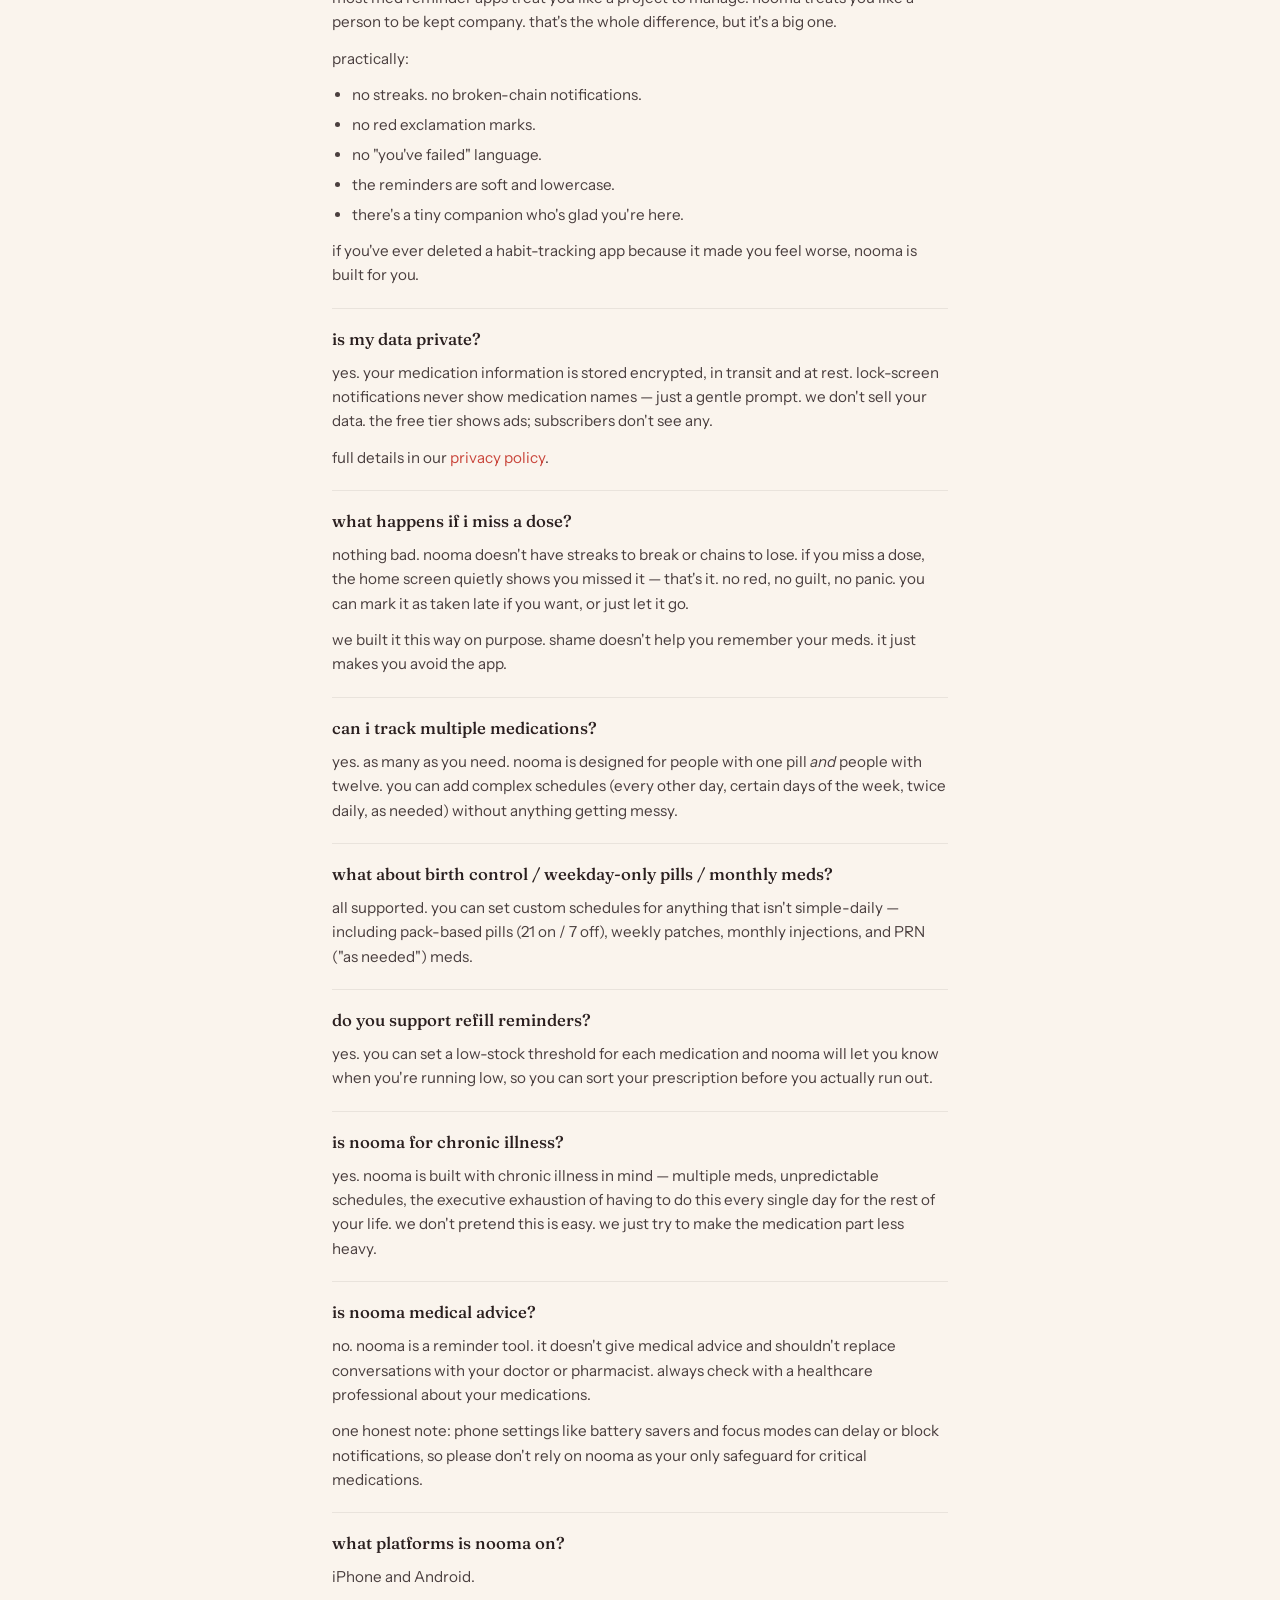
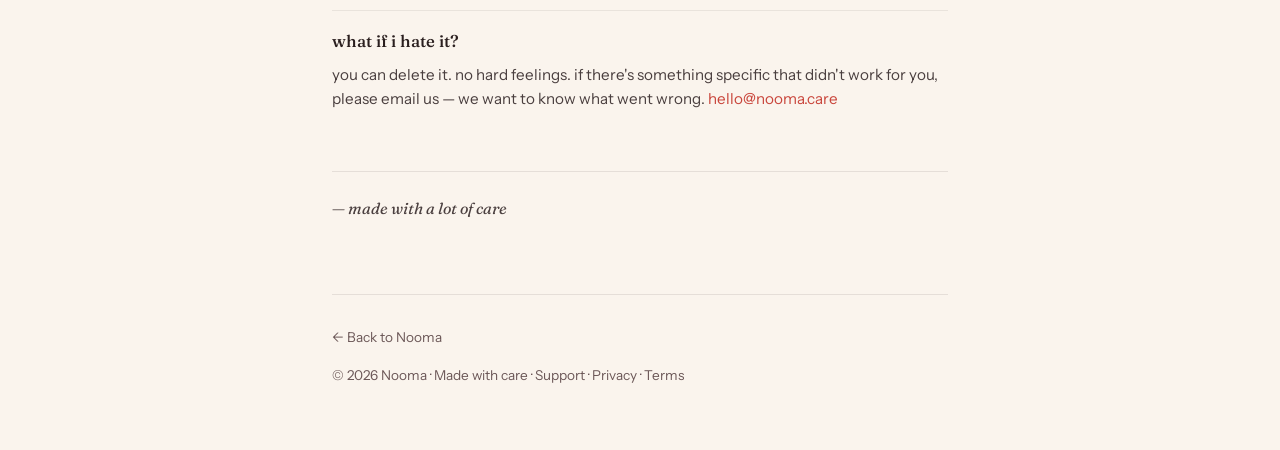
<file: about.html>
<!DOCTYPE html>
<html lang="en">
<head>
<meta charset="UTF-8">
<meta name="viewport" content="width=device-width, initial-scale=1.0">
<title>About — Nooma</title>
<link rel="icon" type="image/svg+xml" href="/favicon.svg">
<link rel="preconnect" href="https://fonts.googleapis.com">
<link rel="preconnect" href="https://fonts.gstatic.com" crossorigin>
<link href="https://fonts.googleapis.com/css2?family=Fraunces:ital,opsz,wght@0,9..144,400;0,9..144,500;0,9..144,600;1,9..144,400;1,9..144,500;1,9..144,600&family=Instrument+Sans:wght@400;500;600;700&display=swap" rel="stylesheet">
<style>
:root {
  --ink: #2A1F1F;
  --cream: #FAF4ED;
  --red: #C9453B;
  --muted: #6B5757;
}

*, *::before, *::after {
  box-sizing: border-box;
  margin: 0;
  padding: 0;
}

html {
  scroll-behavior: smooth;
}

body {
  font-family: 'Instrument Sans', -apple-system, BlinkMacSystemFont, sans-serif;
  background: var(--cream);
  color: var(--ink);
  -webkit-font-smoothing: antialiased;
  line-height: 1.6;
}

h1, h2, h3 {
  font-family: 'Fraunces', Georgia, serif;
  font-weight: 500;
  line-height: 1.2;
}

a {
  color: var(--red);
  text-decoration: none;
}

a:hover {
  text-decoration: underline;
}

/* Layout */
.page {
  max-width: 680px;
  margin: 0 auto;
  padding: clamp(2rem, 5vw, 4rem) clamp(1.5rem, 4vw, 2rem);
}

/* Header */
.header {
  margin-bottom: clamp(2.5rem, 6vh, 4rem);
}

.logo {
  display: inline-flex;
  align-items: center;
  gap: 0.5rem;
  text-decoration: none;
  margin-bottom: 2rem;
}

.logo:hover {
  text-decoration: none;
}

.logo-mark {
  width: 32px;
  height: auto;
}

.logo-word {
  font-family: 'Fraunces', Georgia, serif;
  font-size: 1.4rem;
  font-weight: 500;
  color: var(--ink);
  letter-spacing: -0.02em;
}

h1 {
  font-size: clamp(2rem, 5vw, 2.75rem);
  margin-bottom: 0.5rem;
}

.tagline {
  font-family: 'Fraunces', Georgia, serif;
  font-style: italic;
  color: var(--muted);
  font-size: 1.1rem;
}

/* Content */
.content h2 {
  font-size: 1.35rem;
  margin-top: 2.5rem;
  margin-bottom: 1rem;
  color: var(--ink);
}

.content h3 {
  font-size: 1.1rem;
  margin-top: 2rem;
  margin-bottom: 0.75rem;
  color: var(--ink);
}

.content p {
  margin-bottom: 1rem;
  color: #4a3f3f;
}

.content ul {
  margin-bottom: 1rem;
  padding-left: 1.5rem;
}

.content li {
  margin-bottom: 0.5rem;
  color: #4a3f3f;
}

.content strong {
  color: var(--ink);
}

/* Intro section */
.intro {
  font-size: 1.05rem;
  line-height: 1.7;
}

.intro p {
  margin-bottom: 1.25rem;
}

/* Divider */
.divider {
  border: none;
  border-top: 1px solid rgba(42, 31, 31, 0.1);
  margin: 2.5rem 0;
}

/* Team section */
.team {
  background: rgba(42, 31, 31, 0.03);
  border-radius: 12px;
  padding: 1.5rem;
  margin: 2rem 0;
}

.team p {
  margin-bottom: 0.75rem;
}

.team p:last-child {
  margin-bottom: 0;
}

/* FAQ section */
.faq h2 {
  margin-top: 0;
}

.faq-item {
  border-bottom: 1px solid rgba(42, 31, 31, 0.08);
  padding: 1.25rem 0;
}

.faq-item:last-child {
  border-bottom: none;
}

.faq-item h3 {
  margin-top: 0;
  margin-bottom: 0.75rem;
  font-size: 1.05rem;
  color: var(--ink);
}

.faq-item p {
  margin-bottom: 0.75rem;
  font-size: 0.95rem;
}

.faq-item p:last-child {
  margin-bottom: 0;
}

.faq-item ul {
  margin: 0.75rem 0;
  padding-left: 1.25rem;
}

.faq-item li {
  font-size: 0.95rem;
  margin-bottom: 0.35rem;
}

/* Sign-off */
.sign-off {
  font-family: 'Fraunces', Georgia, serif;
  font-style: italic;
  color: var(--muted);
  margin-top: 2.5rem;
  padding-top: 1.5rem;
  border-top: 1px solid rgba(42, 31, 31, 0.1);
}

/* Footer */
.footer {
  margin-top: clamp(3rem, 8vh, 5rem);
  padding-top: 2rem;
  border-top: 1px solid rgba(42, 31, 31, 0.1);
  font-size: 0.85rem;
  color: var(--muted);
}

.footer a {
  color: var(--muted);
}

.footer a:hover {
  color: var(--red);
}
</style>
</head>
<body>

<!-- Logo SVG -->
<svg width="0" height="0" style="position:absolute" aria-hidden="true">
  <defs>
    <symbol id="logoMark" viewBox="0 0 32 32">
      <path d="M 16 4 C 8 4, 4 10, 4 18 L 4 26 C 4 26, 7 30, 10 26 C 10 26, 13 30, 16 26 C 16 26, 19 30, 22 26 C 22 26, 25 30, 28 26 L 28 18 C 28 10, 24 4, 16 4 Z"
            fill="#FFF8E8" stroke="#1F1610" stroke-width="1.6" stroke-linejoin="round"/>
      <ellipse cx="11" cy="16" rx="1.6" ry="2" fill="#1F1610"/>
      <ellipse cx="21" cy="16" rx="1.6" ry="2" fill="#1F1610"/>
      <ellipse cx="9" cy="20" rx="2" ry="1.4" fill="#FFB5B0"/>
      <ellipse cx="23" cy="20" rx="2" ry="1.4" fill="#FFB5B0"/>
      <path d="M 14 22 Q 16 24, 18 22" stroke="#1F1610" stroke-width="1.2" fill="none" stroke-linecap="round"/>
    </symbol>
  </defs>
</svg>

<div class="page">
  <header class="header">
    <a href="/" class="logo">
      <svg class="logo-mark" viewBox="0 0 32 32"><use href="#logoMark"/></svg>
      <span class="logo-word">nooma</span>
    </a>
    <h1>About</h1>
    <p class="tagline">a medication reminder. with a little ghost in it.</p>
  </header>

  <div class="content">
    <div class="intro">
      <p>we made nooma because every other med reminder felt like an alarm clock with a guilt complex. streaks. broken chains. red exclamation marks. notifications that read like a parent who's disappointed in you.</p>

      <p>medication is hard enough without an app making it worse.</p>

      <p>so we built one that doesn't.</p>

      <p>nooma is a tiny companion who lives on your phone. you take your meds, she's happy. you miss a dose, she's still there. she goes on small adventures and brings back tiny things. that's the whole thing.</p>

      <p>she doesn't shout. she doesn't shame. she's just here.</p>
    </div>

    <hr class="divider">

    <div class="team">
      <h2>who's behind it</h2>
      <p>nooma is made by a very small team.</p>
      <p>we know what it's like to set 6 alarms and still forget. we built nooma for ourselves first.</p>
      <p>if you want to write to us, we're at <a href="mailto:hello@nooma.care">hello@nooma.care</a>. we read everything.</p>
    </div>

    <hr class="divider">

    <div class="faq">
      <h2>frequently asked</h2>

      <div class="faq-item">
        <h3>what does nooma actually do?</h3>
        <p>it reminds you to take your medication, gently. you add your meds, set when you take them, and nooma sends you a soft notification at that time. take your pill, mark it taken, and the little ghost in the app gets a bit of energy. you can send her on tiny adventures and she comes back with small things to collect.</p>
        <p>that's it. it's not a habit tracker. it's not a wellness app. it's just a kind medication reminder with a friend in it.</p>
      </div>

      <div class="faq-item">
        <h3>is it really free?</h3>
        <p>yes. the medication side — reminders, adding meds, tracking history, refill notes — is free, and we intend to keep it that way. you can use nooma without ever spending a penny.</p>
        <p>nooma Plus, an optional subscription, adds cosmetic stuff: outfits for the companion, sanctuary scenes, faster missions, no game-layer ads. the medical features aren't locked behind it. current pricing is shown in the app.</p>
      </div>

      <div class="faq-item">
        <h3>how is this different from other med reminder apps?</h3>
        <p>most med reminder apps treat you like a project to manage. nooma treats you like a person to be kept company. that's the whole difference, but it's a big one.</p>
        <p>practically:</p>
        <ul>
          <li>no streaks. no broken-chain notifications.</li>
          <li>no red exclamation marks.</li>
          <li>no "you've failed" language.</li>
          <li>the reminders are soft and lowercase.</li>
          <li>there's a tiny companion who's glad you're here.</li>
        </ul>
        <p>if you've ever deleted a habit-tracking app because it made you feel worse, nooma is built for you.</p>
      </div>

      <div class="faq-item">
        <h3>is my data private?</h3>
        <p>yes. your medication information is stored encrypted, in transit and at rest. lock-screen notifications never show medication names — just a gentle prompt. we don't sell your data. the free tier shows ads; subscribers don't see any.</p>
        <p>full details in our <a href="/privacy.html">privacy policy</a>.</p>
      </div>

      <div class="faq-item">
        <h3>what happens if i miss a dose?</h3>
        <p>nothing bad. nooma doesn't have streaks to break or chains to lose. if you miss a dose, the home screen quietly shows you missed it — that's it. no red, no guilt, no panic. you can mark it as taken late if you want, or just let it go.</p>
        <p>we built it this way on purpose. shame doesn't help you remember your meds. it just makes you avoid the app.</p>
      </div>

      <div class="faq-item">
        <h3>can i track multiple medications?</h3>
        <p>yes. as many as you need. nooma is designed for people with one pill <em>and</em> people with twelve. you can add complex schedules (every other day, certain days of the week, twice daily, as needed) without anything getting messy.</p>
      </div>

      <div class="faq-item">
        <h3>what about birth control / weekday-only pills / monthly meds?</h3>
        <p>all supported. you can set custom schedules for anything that isn't simple-daily — including pack-based pills (21 on / 7 off), weekly patches, monthly injections, and PRN ("as needed") meds.</p>
      </div>

      <div class="faq-item">
        <h3>do you support refill reminders?</h3>
        <p>yes. you can set a low-stock threshold for each medication and nooma will let you know when you're running low, so you can sort your prescription before you actually run out.</p>
      </div>

      <div class="faq-item">
        <h3>is nooma for chronic illness?</h3>
        <p>yes. nooma is built with chronic illness in mind — multiple meds, unpredictable schedules, the executive exhaustion of having to do this every single day for the rest of your life. we don't pretend this is easy. we just try to make the medication part less heavy.</p>
      </div>

      <div class="faq-item">
        <h3>is nooma medical advice?</h3>
        <p>no. nooma is a reminder tool. it doesn't give medical advice and shouldn't replace conversations with your doctor or pharmacist. always check with a healthcare professional about your medications.</p>
        <p>one honest note: phone settings like battery savers and focus modes can delay or block notifications, so please don't rely on nooma as your only safeguard for critical medications.</p>
      </div>

      <div class="faq-item">
        <h3>what platforms is nooma on?</h3>
        <p>iPhone and Android.</p>
      </div>

      <div class="faq-item">
        <h3>what if i hate it?</h3>
        <p>you can delete it. no hard feelings. if there's something specific that didn't work for you, please email us — we want to know what went wrong. <a href="mailto:hello@nooma.care">hello@nooma.care</a></p>
      </div>
    </div>

    <p class="sign-off">— made with a lot of care</p>
  </div>

  <footer class="footer">
    <p><a href="/">← Back to Nooma</a></p>
    <p style="margin-top: 1rem;">© 2026 Nooma · Made with care · <a href="/support.html">Support</a> · <a href="/privacy.html">Privacy</a> · <a href="/terms.html">Terms</a></p>
  </footer>
</div>

</body>
</html>
</file>
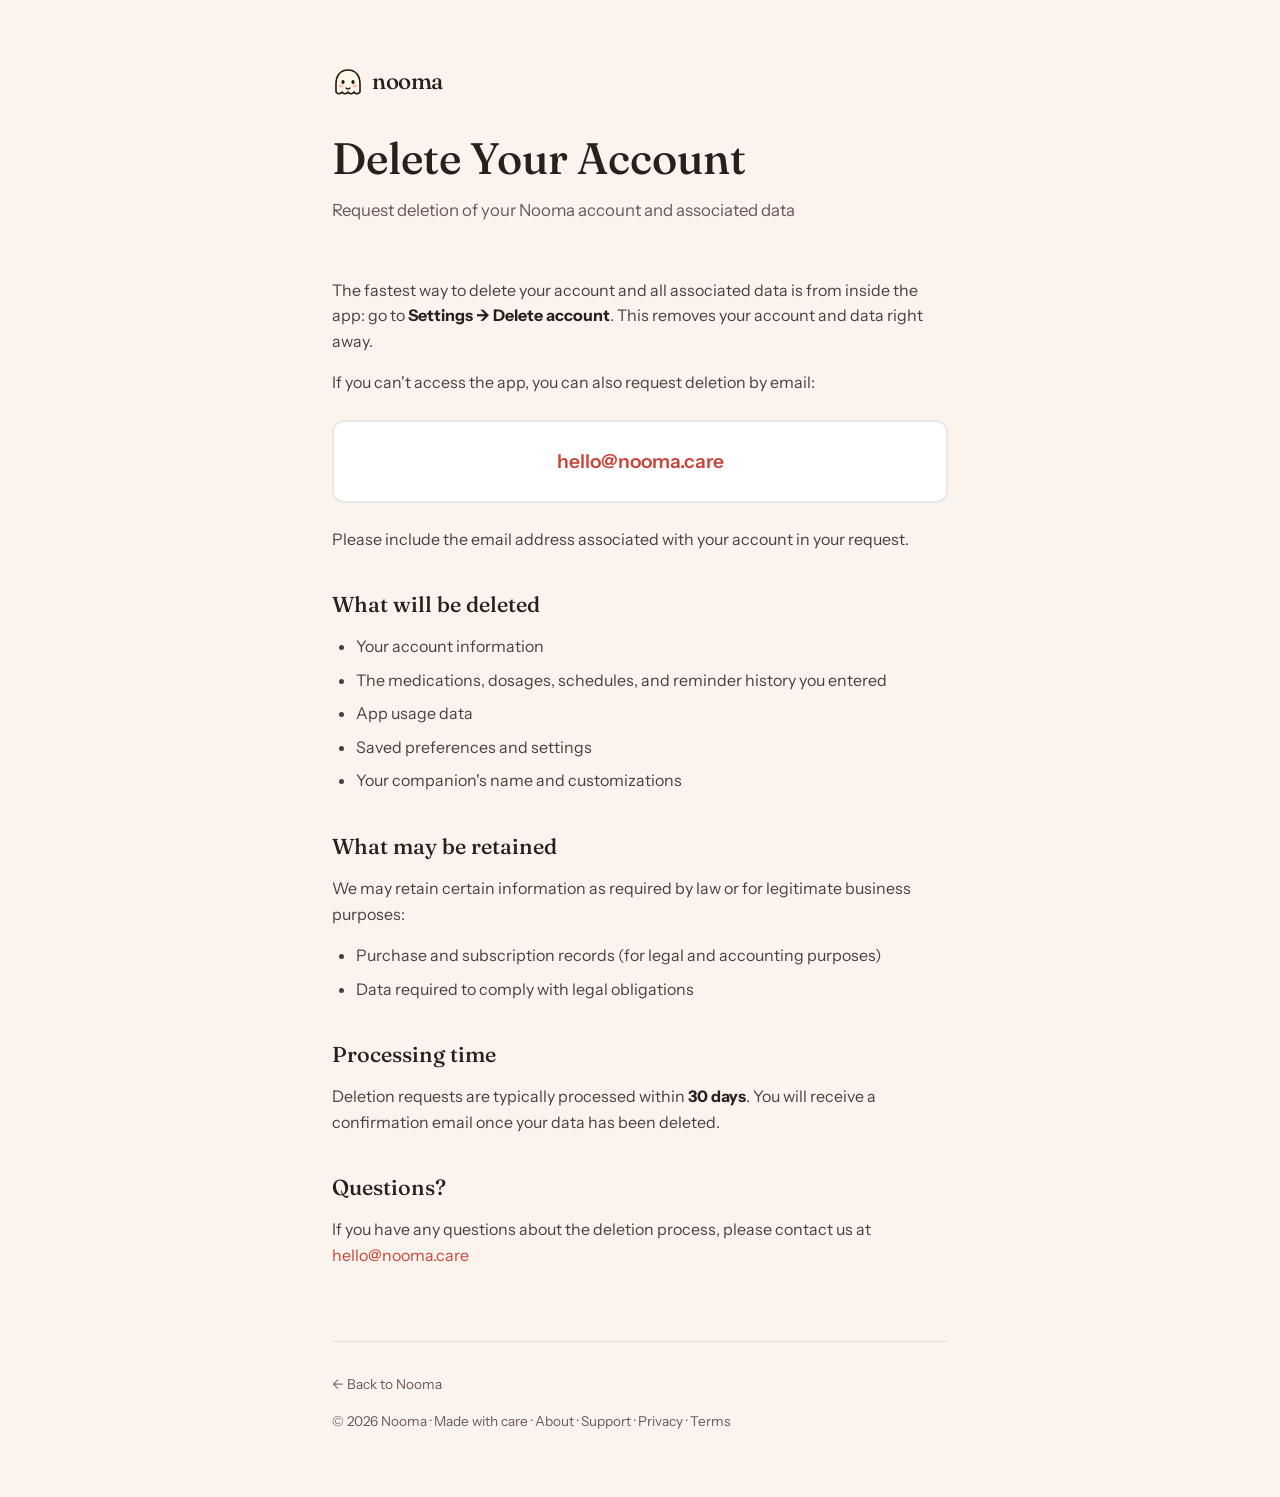
<file: delete-account.html>
<!DOCTYPE html>
<html lang="en">
<head>
<meta charset="UTF-8">
<meta name="viewport" content="width=device-width, initial-scale=1.0">
<title>Delete Your Account — Nooma</title>
<link rel="icon" type="image/svg+xml" href="/favicon.svg">
<link rel="preconnect" href="https://fonts.googleapis.com">
<link rel="preconnect" href="https://fonts.gstatic.com" crossorigin>
<link href="https://fonts.googleapis.com/css2?family=Fraunces:ital,opsz,wght@0,9..144,400;0,9..144,500;0,9..144,600;1,9..144,400;1,9..144,500;1,9..144,600&family=Instrument+Sans:wght@400;500;600;700&display=swap" rel="stylesheet">
<style>
:root {
  --ink: #2A1F1F;
  --cream: #FAF4ED;
  --red: #C9453B;
  --muted: #6B5757;
}

*, *::before, *::after {
  box-sizing: border-box;
  margin: 0;
  padding: 0;
}

html {
  scroll-behavior: smooth;
}

body {
  font-family: 'Instrument Sans', -apple-system, BlinkMacSystemFont, sans-serif;
  background: var(--cream);
  color: var(--ink);
  -webkit-font-smoothing: antialiased;
  line-height: 1.6;
}

h1, h2, h3 {
  font-family: 'Fraunces', Georgia, serif;
  font-weight: 500;
  line-height: 1.2;
}

a {
  color: var(--red);
  text-decoration: none;
}

a:hover {
  text-decoration: underline;
}

/* Layout */
.page {
  max-width: 680px;
  margin: 0 auto;
  padding: clamp(2rem, 5vw, 4rem) clamp(1.5rem, 4vw, 2rem);
}

/* Header */
.header {
  margin-bottom: clamp(2.5rem, 6vh, 4rem);
}

.logo {
  display: inline-flex;
  align-items: center;
  gap: 0.5rem;
  text-decoration: none;
  margin-bottom: 2rem;
}

.logo:hover {
  text-decoration: none;
}

.logo-mark {
  width: 32px;
  height: auto;
}

.logo-word {
  font-family: 'Fraunces', Georgia, serif;
  font-size: 1.4rem;
  font-weight: 500;
  color: var(--ink);
  letter-spacing: -0.02em;
}

h1 {
  font-size: clamp(2rem, 5vw, 2.75rem);
  margin-bottom: 0.5rem;
}

.subtitle {
  color: var(--muted);
  font-size: 1.05rem;
  margin-top: 0.75rem;
}

/* Content */
.content h2 {
  font-size: 1.35rem;
  margin-top: 2.5rem;
  margin-bottom: 1rem;
  color: var(--ink);
}

.content p {
  margin-bottom: 1rem;
  color: #4a3f3f;
}

.content ul {
  margin-bottom: 1rem;
  padding-left: 1.5rem;
}

.content li {
  margin-bottom: 0.5rem;
  color: #4a3f3f;
}

.content strong {
  color: var(--ink);
}

.email-box {
  background: #fff;
  border: 2px solid rgba(42, 31, 31, 0.1);
  border-radius: 12px;
  padding: 1.5rem;
  margin: 1.5rem 0;
  text-align: center;
}

.email-box a {
  font-size: 1.2rem;
  font-weight: 600;
}

/* Footer */
.footer {
  margin-top: clamp(3rem, 8vh, 5rem);
  padding-top: 2rem;
  border-top: 1px solid rgba(42, 31, 31, 0.1);
  font-size: 0.85rem;
  color: var(--muted);
}

.footer a {
  color: var(--muted);
}

.footer a:hover {
  color: var(--red);
}
</style>
</head>
<body>

<!-- Logo SVG -->
<svg width="0" height="0" style="position:absolute" aria-hidden="true">
  <defs>
    <symbol id="logoMark" viewBox="0 0 32 32">
      <path d="M 16 4 C 8 4, 4 10, 4 18 L 4 26 C 4 26, 7 30, 10 26 C 10 26, 13 30, 16 26 C 16 26, 19 30, 22 26 C 22 26, 25 30, 28 26 L 28 18 C 28 10, 24 4, 16 4 Z"
            fill="#FFF8E8" stroke="#1F1610" stroke-width="1.6" stroke-linejoin="round"/>
      <ellipse cx="11" cy="16" rx="1.6" ry="2" fill="#1F1610"/>
      <ellipse cx="21" cy="16" rx="1.6" ry="2" fill="#1F1610"/>
      <ellipse cx="9" cy="20" rx="2" ry="1.4" fill="#FFB5B0"/>
      <ellipse cx="23" cy="20" rx="2" ry="1.4" fill="#FFB5B0"/>
      <path d="M 14 22 Q 16 24, 18 22" stroke="#1F1610" stroke-width="1.2" fill="none" stroke-linecap="round"/>
    </symbol>
  </defs>
</svg>

<div class="page">
  <header class="header">
    <a href="/" class="logo">
      <svg class="logo-mark" viewBox="0 0 32 32"><use href="#logoMark"/></svg>
      <span class="logo-word">nooma</span>
    </a>
    <h1>Delete Your Account</h1>
    <p class="subtitle">Request deletion of your Nooma account and associated data</p>
  </header>

  <div class="content">
    <p>The fastest way to delete your account and all associated data is from inside the app: go to <strong>Settings → Delete account</strong>. This removes your account and data right away.</p>

    <p>If you can't access the app, you can also request deletion by email:</p>

    <div class="email-box">
      <a href="mailto:hello@nooma.care">hello@nooma.care</a>
    </div>

    <p>Please include the email address associated with your account in your request.</p>

    <h2>What will be deleted</h2>
    <ul>
      <li>Your account information</li>
      <li>The medications, dosages, schedules, and reminder history you entered</li>
      <li>App usage data</li>
      <li>Saved preferences and settings</li>
      <li>Your companion's name and customizations</li>
    </ul>

    <h2>What may be retained</h2>
    <p>We may retain certain information as required by law or for legitimate business purposes:</p>
    <ul>
      <li>Purchase and subscription records (for legal and accounting purposes)</li>
      <li>Data required to comply with legal obligations</li>
    </ul>

    <h2>Processing time</h2>
    <p>Deletion requests are typically processed within <strong>30 days</strong>. You will receive a confirmation email once your data has been deleted.</p>

    <h2>Questions?</h2>
    <p>If you have any questions about the deletion process, please contact us at <a href="mailto:hello@nooma.care">hello@nooma.care</a></p>
  </div>

  <footer class="footer">
    <p><a href="/">← Back to Nooma</a></p>
    <p style="margin-top: 1rem;">© 2026 Nooma · Made with care · <a href="/about.html">About</a> · <a href="/support.html">Support</a> · <a href="/privacy.html">Privacy</a> · <a href="/terms.html">Terms</a></p>
  </footer>
</div>

</body>
</html>
</file>
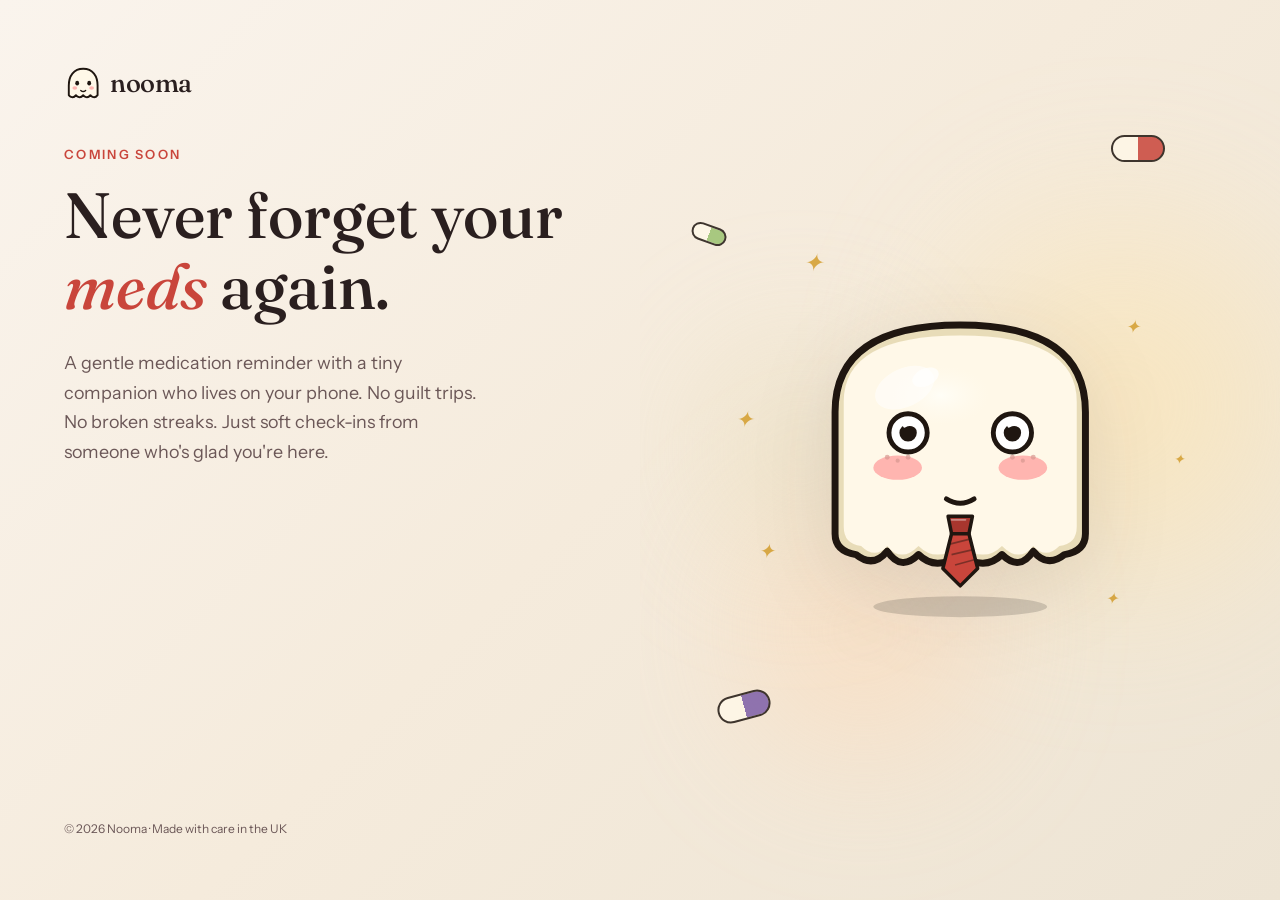
<file: Nooma Homepage.html>
<!DOCTYPE html>
<html lang="en">
<head>
<meta charset="UTF-8">
<meta name="viewport" content="width=device-width, initial-scale=1.0">
<title>Nooma — Coming Soon</title>
<link rel="preconnect" href="https://fonts.googleapis.com">
<link rel="preconnect" href="https://fonts.gstatic.com" crossorigin>
<link href="https://fonts.googleapis.com/css2?family=Fraunces:ital,opsz,wght@0,9..144,400;0,9..144,500;0,9..144,600;1,9..144,400;1,9..144,500;1,9..144,600&family=Instrument+Sans:wght@400;500;600;700&display=swap" rel="stylesheet">
<style>
:root {
  --ink: #2A1F1F;
  --cream: #FAF4ED;
  --red: #C9453B;
  --muted: #6B5757;
}

*, *::before, *::after {
  box-sizing: border-box;
  margin: 0;
  padding: 0;
}

html, body {
  height: 100%;
  width: 100%;
  overflow: hidden;
}

body {
  font-family: 'Instrument Sans', -apple-system, BlinkMacSystemFont, sans-serif;
  color: var(--ink);
  -webkit-font-smoothing: antialiased;
}

h1 {
  font-family: 'Fraunces', Georgia, serif;
  font-weight: 500;
  line-height: 1.1;
}

h1 em {
  font-style: italic;
  color: var(--red);
}

/* ============================================================
   FULLSCREEN LAYOUT
   ============================================================ */
.coming-soon {
  height: 100vh;
  height: 100dvh;
  width: 100vw;
  display: grid;
  grid-template-columns: 1fr 1fr;
  overflow: hidden;
  background: linear-gradient(135deg, #FAF4ED 0%, #F5EBDC 50%, #EDE4D4 100%);
}

/* Left side - Content */
.content-side {
  display: flex;
  flex-direction: column;
  justify-content: center;
  padding: clamp(2rem, 5vw, 5rem);
  padding-right: clamp(2rem, 4vw, 4rem);
  position: relative;
  z-index: 2;
}

.logo {
  display: inline-flex;
  align-items: center;
  gap: 0.5rem;
  text-decoration: none;
  margin-bottom: clamp(2rem, 5vh, 4rem);
}

.logo-mark {
  width: clamp(32px, 3vw, 42px);
  height: auto;
}

.logo-word {
  font-family: 'Fraunces', Georgia, serif;
  font-size: clamp(1.4rem, 2vw, 1.8rem);
  font-weight: 500;
  color: var(--ink);
  letter-spacing: -0.02em;
}

.eyebrow {
  font-size: clamp(0.7rem, 1vw, 0.85rem);
  font-weight: 600;
  text-transform: uppercase;
  letter-spacing: 0.18em;
  color: var(--red);
  margin-bottom: clamp(0.75rem, 2vh, 1.25rem);
}

h1 {
  font-size: clamp(2.5rem, 5vw, 4.5rem);
  margin-bottom: clamp(1rem, 3vh, 2rem);
  max-width: 500px;
}

.subtitle {
  font-size: clamp(1rem, 1.4vw, 1.25rem);
  color: var(--muted);
  line-height: 1.65;
  max-width: 420px;
  margin-bottom: clamp(1.5rem, 4vh, 2.5rem);
}

/* Form */
.signup-form {
  max-width: 400px;
}

.form-row {
  display: flex;
  gap: 0.6rem;
  margin-bottom: 0.85rem;
}

.email-input {
  flex: 1;
  padding: clamp(0.85rem, 1.2vw, 1rem) 1.25rem;
  border: 2px solid rgba(42, 31, 31, 0.1);
  border-radius: 999px;
  font-size: clamp(0.9rem, 1vw, 1rem);
  font-family: inherit;
  background: #fff;
  color: var(--ink);
  transition: border-color 0.2s, box-shadow 0.2s;
}

.email-input:focus {
  outline: none;
  border-color: var(--red);
  box-shadow: 0 0 0 4px rgba(201, 69, 59, 0.08);
}

.email-input::placeholder {
  color: #A89A95;
}

.btn {
  padding: clamp(0.85rem, 1.2vw, 1rem) clamp(1.5rem, 2vw, 2rem);
  background: var(--red);
  color: #fff;
  border: none;
  border-radius: 999px;
  font-size: clamp(0.9rem, 1vw, 1rem);
  font-weight: 600;
  font-family: inherit;
  cursor: pointer;
  transition: all 0.2s;
  white-space: nowrap;
}

.btn:hover {
  background: #b33d33;
  transform: translateY(-2px);
  box-shadow: 0 4px 12px rgba(201, 69, 59, 0.25);
}

.form-note {
  font-size: clamp(0.75rem, 0.9vw, 0.85rem);
  color: var(--muted);
}

.footer-line {
  margin-top: auto;
  padding-top: clamp(2rem, 4vh, 3rem);
  font-size: clamp(0.75rem, 0.9vw, 0.85rem);
  color: var(--muted);
}

/* Right side - Character scene */
.character-side {
  position: relative;
  display: flex;
  align-items: center;
  justify-content: center;
  overflow: hidden;
}

/* Gradient orb background */
.bg-orb {
  position: absolute;
  border-radius: 50%;
  filter: blur(60px);
  opacity: 0.6;
  pointer-events: none;
}

.orb-1 {
  width: 70%;
  height: 70%;
  background: radial-gradient(circle, #FFE4A8 0%, transparent 70%);
  top: 10%;
  right: -10%;
}

.orb-2 {
  width: 50%;
  height: 50%;
  background: radial-gradient(circle, #FFD6B0 0%, transparent 70%);
  bottom: 5%;
  left: 10%;
}

.orb-3 {
  width: 40%;
  height: 40%;
  background: radial-gradient(circle, #E8DCB8 0%, transparent 70%);
  top: 30%;
  left: 5%;
}

/* Character container */
.character-container {
  position: relative;
  width: clamp(320px, 50vh, 520px);
  height: clamp(320px, 50vh, 520px);
  display: flex;
  align-items: center;
  justify-content: center;
}

.hero-char-svg {
  width: 85%;
  height: auto;
  filter: drop-shadow(0 20px 40px rgba(42, 31, 31, 0.1));
}

/* Sparkles */
.spark {
  position: absolute;
  font-family: 'Fraunces', serif;
  font-style: italic;
  color: #D8A845;
  animation: sparkle 3.6s ease-in-out infinite;
  pointer-events: none;
}

@keyframes sparkle {
  0%, 100% { opacity: 0.4; transform: scale(0.85) rotate(0deg); }
  50% { opacity: 1; transform: scale(1.15) rotate(12deg); }
}

/* Floating pills decoration */
.floating-pill {
  position: absolute;
  width: clamp(40px, 6vh, 60px);
  height: clamp(20px, 3vh, 30px);
  border-radius: 999px;
  opacity: 0.85;
  animation: float 6s ease-in-out infinite;
}

.pill-1 {
  background: linear-gradient(90deg, #FFF8E8 50%, #C9453B 50%);
  border: 2px solid #1F1610;
  top: 15%;
  right: 18%;
  animation-delay: 0s;
}

.pill-2 {
  background: linear-gradient(90deg, #FFF8E8 50%, #7E5FA8 50%);
  border: 2px solid #1F1610;
  bottom: 20%;
  left: 12%;
  animation-delay: 2s;
  transform: rotate(-15deg);
}

.pill-3 {
  background: linear-gradient(90deg, #FFF8E8 50%, #9BC270 50%);
  border: 2px solid #1F1610;
  top: 25%;
  left: 8%;
  animation-delay: 4s;
  transform: rotate(20deg);
  width: clamp(30px, 4vh, 45px);
  height: clamp(15px, 2vh, 22px);
}

@keyframes float {
  0%, 100% { transform: translateY(0) rotate(var(--rot, 0deg)); }
  50% { transform: translateY(-12px) rotate(var(--rot, 0deg)); }
}

.pill-1 { --rot: 10deg; }
.pill-2 { --rot: -15deg; }
.pill-3 { --rot: 20deg; }

/* Responsive - stack on mobile */
@media (max-width: 900px) {
  .coming-soon {
    grid-template-columns: 1fr;
    grid-template-rows: 1fr auto;
  }

  .content-side {
    order: 2;
    padding: clamp(1.5rem, 4vw, 2.5rem);
    text-align: center;
    align-items: center;
  }

  .logo {
    margin-bottom: clamp(1rem, 3vh, 2rem);
  }

  h1 {
    max-width: none;
  }

  .subtitle {
    max-width: 400px;
  }

  .signup-form {
    width: 100%;
    max-width: 360px;
  }

  .footer-line {
    text-align: center;
  }

  .character-side {
    order: 1;
    min-height: 40vh;
  }

  .character-container {
    width: clamp(200px, 35vh, 300px);
    height: clamp(200px, 35vh, 300px);
  }

  .floating-pill {
    display: none;
  }
}

@media (max-width: 500px) {
  .form-row {
    flex-direction: column;
  }

  .btn {
    width: 100%;
  }

  .subtitle {
    font-size: 0.95rem;
  }
}

/* ============================================================
   CHARACTER ANIMATIONS
   ============================================================ */
@keyframes char-bob {
  0%, 100% { transform: translateY(0) scale(1); }
  50% { transform: translateY(-8px) scale(1.02); }
}
.char-bob { animation: char-bob 3.8s ease-in-out infinite; transform-origin: center; }

@keyframes char-sway {
  0%, 100% { transform: rotate(0deg); }
  25% { transform: rotate(-1.5deg); }
  75% { transform: rotate(1.5deg); }
}
.char-sway { animation: char-sway 5.2s ease-in-out infinite; transform-origin: center bottom; }

@keyframes char-blink-open {
  0%, 22%, 28%, 78%, 84%, 100% { opacity: 1; }
  24%, 26%, 80%, 82% { opacity: 0; }
}
@keyframes char-blink-closed {
  0%, 22%, 28%, 78%, 84%, 100% { opacity: 0; }
  24%, 26%, 80%, 82% { opacity: 1; }
}
.eyes-open { animation: char-blink-open 5.5s ease-in-out infinite; }
.eyes-closed { animation: char-blink-closed 5.5s ease-in-out infinite; opacity: 0; }

@keyframes char-look {
  0%, 100% { transform: translate(0, 0); }
  20% { transform: translate(-1.5px, 0.5px); }
  40% { transform: translate(1.5px, 0.5px); }
  60% { transform: translate(0, 1px); }
  80% { transform: translate(-1px, -0.5px); }
}
.char-pupils { animation: char-look 8s ease-in-out infinite; }
body.eye-tracking .char-pupils { animation: none; }

@keyframes char-tie-sway {
  0%, 100% { transform: rotate(0deg); }
  25% { transform: rotate(-2deg); }
  75% { transform: rotate(2deg); }
}
.char-tie { animation: char-tie-sway 4.4s ease-in-out infinite; transform-origin: 110px 152px; }

@keyframes char-cheek {
  0%, 100% { opacity: 0.7; }
  50% { opacity: 0.9; }
}
.char-cheek { animation: char-cheek 4s ease-in-out infinite; }
</style>
</head>
<body>

<!-- CHARACTER SVG DEFS -->
<svg width="0" height="0" style="position:absolute" aria-hidden="true">
  <defs>
    <radialGradient id="bodyHighlight" cx="40%" cy="30%">
      <stop offset="0%" stop-color="#FFFEF8" stop-opacity="0.9"/>
      <stop offset="50%" stop-color="#FFF8E8" stop-opacity="0.4"/>
      <stop offset="100%" stop-color="#FFF8E8" stop-opacity="0"/>
    </radialGradient>

    <symbol id="character" viewBox="0 0 220 220">
      <g class="char-bob">
        <g class="char-sway">
          <ellipse cx="110" cy="200" rx="50" ry="6" fill="#000000" opacity="0.15"/>
          <path d="M 38 88 Q 38 38 110 38 Q 182 38 182 88 L 182 158
                   Q 182 168 170 170 Q 160 178 152 168 Q 144 180 134 170
                   Q 124 180 110 170 Q 96 180 86 170 Q 76 180 68 168
                   Q 60 178 50 170 Q 38 168 38 158 Z"
                fill="#E8DCB8" stroke="#1F1610" stroke-width="4" stroke-linejoin="round"/>
          <path d="M 43 82 Q 43 44 110 44 Q 177 44 177 82 L 177 154
                   Q 177 164 167 165 Q 159 173 152 165 Q 144 175 134 165
                   Q 124 175 110 165 Q 96 175 86 165 Q 76 175 68 165
                   Q 61 173 53 165 Q 43 164 43 154 Z"
                fill="#FFF8E8"/>
          <ellipse cx="110" cy="92" rx="56" ry="34" fill="url(#bodyHighlight)"/>
          <ellipse cx="78" cy="74" rx="18" ry="11" fill="#FFFFFF" opacity="0.55" transform="rotate(-25 78 74)"/>
          <ellipse cx="90" cy="68" rx="8" ry="5" fill="#FFFFFF" opacity="0.7" transform="rotate(-25 90 68)"/>
          <ellipse class="char-cheek" cx="74" cy="120" rx="14" ry="7" fill="#FFB5B0"/>
          <ellipse class="char-cheek" cx="146" cy="120" rx="14" ry="7" fill="#FFB5B0"/>
          <circle cx="68" cy="114" r="1.4" fill="#D89890" opacity="0.7"/>
          <circle cx="74" cy="116" r="1.2" fill="#D89890" opacity="0.7"/>
          <circle cx="80" cy="114" r="1.4" fill="#D89890" opacity="0.7"/>
          <circle cx="140" cy="114" r="1.4" fill="#D89890" opacity="0.7"/>
          <circle cx="146" cy="116" r="1.2" fill="#D89890" opacity="0.7"/>
          <circle cx="152" cy="114" r="1.4" fill="#D89890" opacity="0.7"/>
          <g class="char-pupils">
            <g class="eyes-open">
              <circle cx="80" cy="100" r="11" fill="#FFFFFF" stroke="#1F1610" stroke-width="2.8"/>
              <g class="char-pupil-wrap" data-eye="left">
                <circle cx="80" cy="100" r="5" fill="#1F1610"/>
                <path d="M 78 96 Q 81 94 84 96" stroke="#FFFFFF" stroke-width="2" stroke-linecap="round" fill="none"/>
              </g>
              <circle cx="140" cy="100" r="11" fill="#FFFFFF" stroke="#1F1610" stroke-width="2.8"/>
              <g class="char-pupil-wrap" data-eye="right">
                <circle cx="140" cy="100" r="5" fill="#1F1610"/>
                <path d="M 138 96 Q 141 94 144 96" stroke="#FFFFFF" stroke-width="2" stroke-linecap="round" fill="none"/>
              </g>
            </g>
            <g class="eyes-closed">
              <path d="M 71 102 Q 80 106 89 102" stroke="#1F1610" stroke-width="3.5" stroke-linecap="round" fill="none"/>
              <path d="M 131 102 Q 140 106 149 102" stroke="#1F1610" stroke-width="3.5" stroke-linecap="round" fill="none"/>
            </g>
          </g>
          <path d="M 102 138 Q 110 143 118 138" stroke="#1F1610" stroke-width="2.8" stroke-linecap="round" fill="none"/>
          <g class="char-tie">
            <path d="M 103 148 L 117 148 L 115 158 L 105 158 Z" fill="#A8362E" stroke="#1F1610" stroke-width="2" stroke-linejoin="round"/>
            <path d="M 105 150 L 113 150" stroke="#FFFFFF" stroke-width="1" opacity="0.4" stroke-linecap="round"/>
            <path d="M 105 158 L 115 158 L 120 178 L 110 188 L 100 178 Z" fill="#C9453B" stroke="#1F1610" stroke-width="2" stroke-linejoin="round"/>
            <g opacity="0.45">
              <line x1="104" y1="164" x2="116" y2="161" stroke="#1F1610" stroke-width="1"/>
              <line x1="105" y1="170" x2="118" y2="167" stroke="#1F1610" stroke-width="1"/>
              <line x1="107" y1="176" x2="118" y2="173" stroke="#1F1610" stroke-width="1"/>
            </g>
          </g>
        </g>
      </g>
    </symbol>

    <symbol id="logoMark" viewBox="0 0 32 32">
      <path d="M 16 4 C 8 4, 4 10, 4 18 L 4 26 C 4 26, 7 30, 10 26 C 10 26, 13 30, 16 26 C 16 26, 19 30, 22 26 C 22 26, 25 30, 28 26 L 28 18 C 28 10, 24 4, 16 4 Z"
            fill="#FFF8E8" stroke="#1F1610" stroke-width="1.6" stroke-linejoin="round"/>
      <ellipse cx="11" cy="16" rx="1.6" ry="2" fill="#1F1610"/>
      <ellipse cx="21" cy="16" rx="1.6" ry="2" fill="#1F1610"/>
      <ellipse cx="9" cy="20" rx="2" ry="1.4" fill="#FFB5B0"/>
      <ellipse cx="23" cy="20" rx="2" ry="1.4" fill="#FFB5B0"/>
      <path d="M 14 22 Q 16 24, 18 22" stroke="#1F1610" stroke-width="1.2" fill="none" stroke-linecap="round"/>
    </symbol>
  </defs>
</svg>


<!-- PAGE -->
<div class="coming-soon">

  <!-- Left: Content -->
  <div class="content-side">
    <a href="#" class="logo">
      <svg class="logo-mark" viewBox="0 0 32 32"><use href="#logoMark"/></svg>
      <span class="logo-word">nooma</span>
    </a>

    <p class="eyebrow">Coming Soon</p>
    <h1>Never forget your <em>meds</em> again.</h1>
    <p class="subtitle">
      A gentle medication reminder with a tiny companion who lives on your phone. No guilt trips. No broken streaks. Just soft check-ins from someone who's glad you're here.
    </p>

    <p class="footer-line">© 2026 Nooma · Made with care in the UK</p>
  </div>

  <!-- Right: Character scene -->
  <div class="character-side">
    <!-- Background orbs -->
    <div class="bg-orb orb-1"></div>
    <div class="bg-orb orb-2"></div>
    <div class="bg-orb orb-3"></div>

    <!-- Floating pills -->
    <div class="floating-pill pill-1"></div>
    <div class="floating-pill pill-2"></div>
    <div class="floating-pill pill-3"></div>

    <!-- Character -->
    <div class="character-container">
      <span class="spark" style="top: 5%; left: 15%; font-size: 24px;">✦</span>
      <span class="spark" style="top: 20%; right: 10%; font-size: 18px; animation-delay: 1.2s;">✦</span>
      <span class="spark" style="bottom: 25%; left: 5%; font-size: 20px; animation-delay: 2.4s;">✦</span>
      <span class="spark" style="bottom: 15%; right: 15%; font-size: 16px; animation-delay: 0.6s;">✦</span>
      <span class="spark" style="top: 50%; right: 0%; font-size: 14px; animation-delay: 3s;">✦</span>
      <span class="spark" style="top: 40%; left: 0%; font-size: 22px; animation-delay: 1.8s;">✦</span>

      <svg viewBox="0 0 220 220" class="hero-char-svg" aria-label="Nooma's tiny companion">
        <use href="#character"/>
      </svg>
    </div>
  </div>

</div>


<!-- EYE TRACKING -->
<script>
(function() {
  document.body.classList.add('eye-tracking');

  var heroChar = document.querySelector('.hero-char-svg');
  var pupilWraps = heroChar ? heroChar.querySelectorAll('.char-pupil-wrap') : [];
  var eyeCenters = { left: { cx: 80, cy: 100 }, right: { cx: 140, cy: 100 } };
  var MAX_OFFSET = 4;

  function updateEyes(e) {
    if (!heroChar) return;
    var rect = heroChar.getBoundingClientRect();
    var ptX = ((e.clientX - rect.left) / rect.width) * 220;
    var ptY = ((e.clientY - rect.top) / rect.height) * 220;

    pupilWraps.forEach(function(wrap) {
      var center = eyeCenters[wrap.getAttribute('data-eye')];
      var dx = ptX - center.cx;
      var dy = ptY - center.cy;
      var dist = Math.sqrt(dx*dx + dy*dy);
      if (dist > MAX_OFFSET) {
        dx = (dx / dist) * MAX_OFFSET;
        dy = (dy / dist) * MAX_OFFSET;
      }
      wrap.style.transform = 'translate(' + dx + 'px, ' + dy + 'px)';
    });
  }

  window.addEventListener('mousemove', updateEyes);
})();
</script>

</body>
</html>
</file>
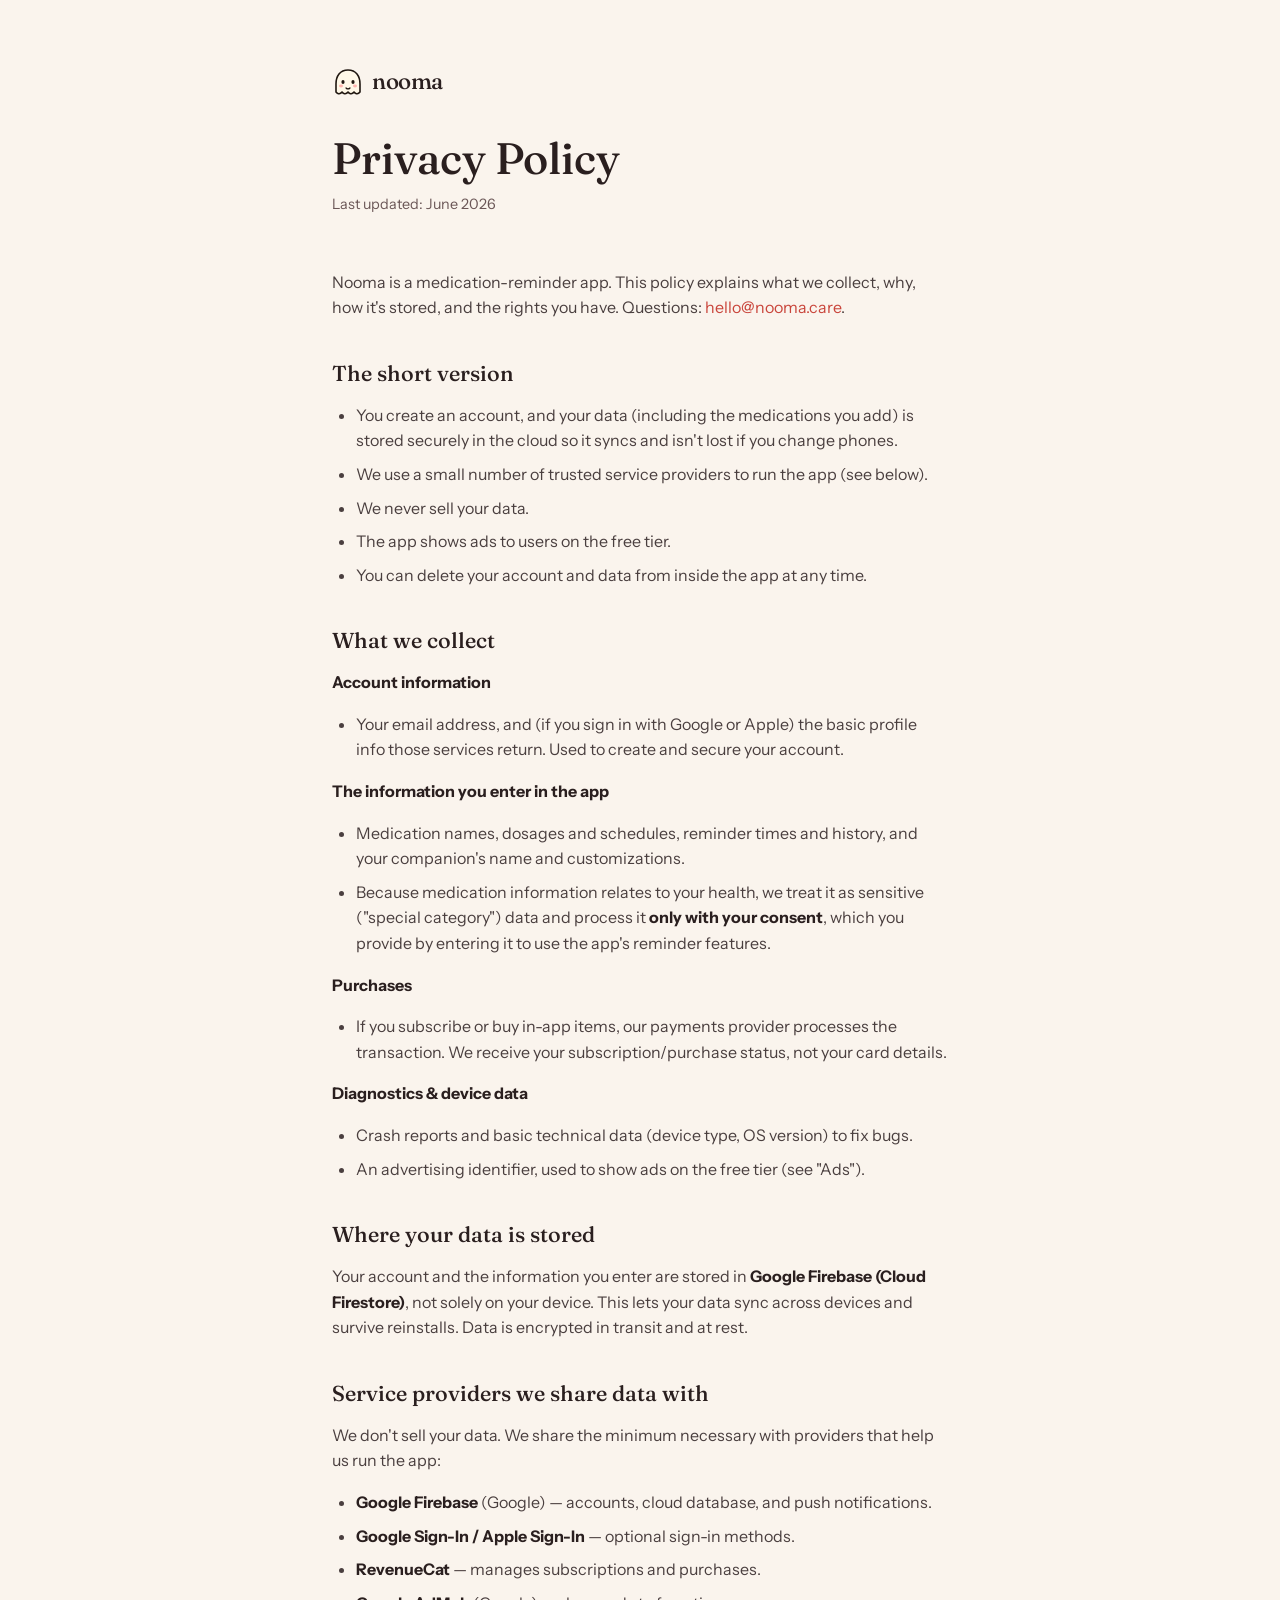
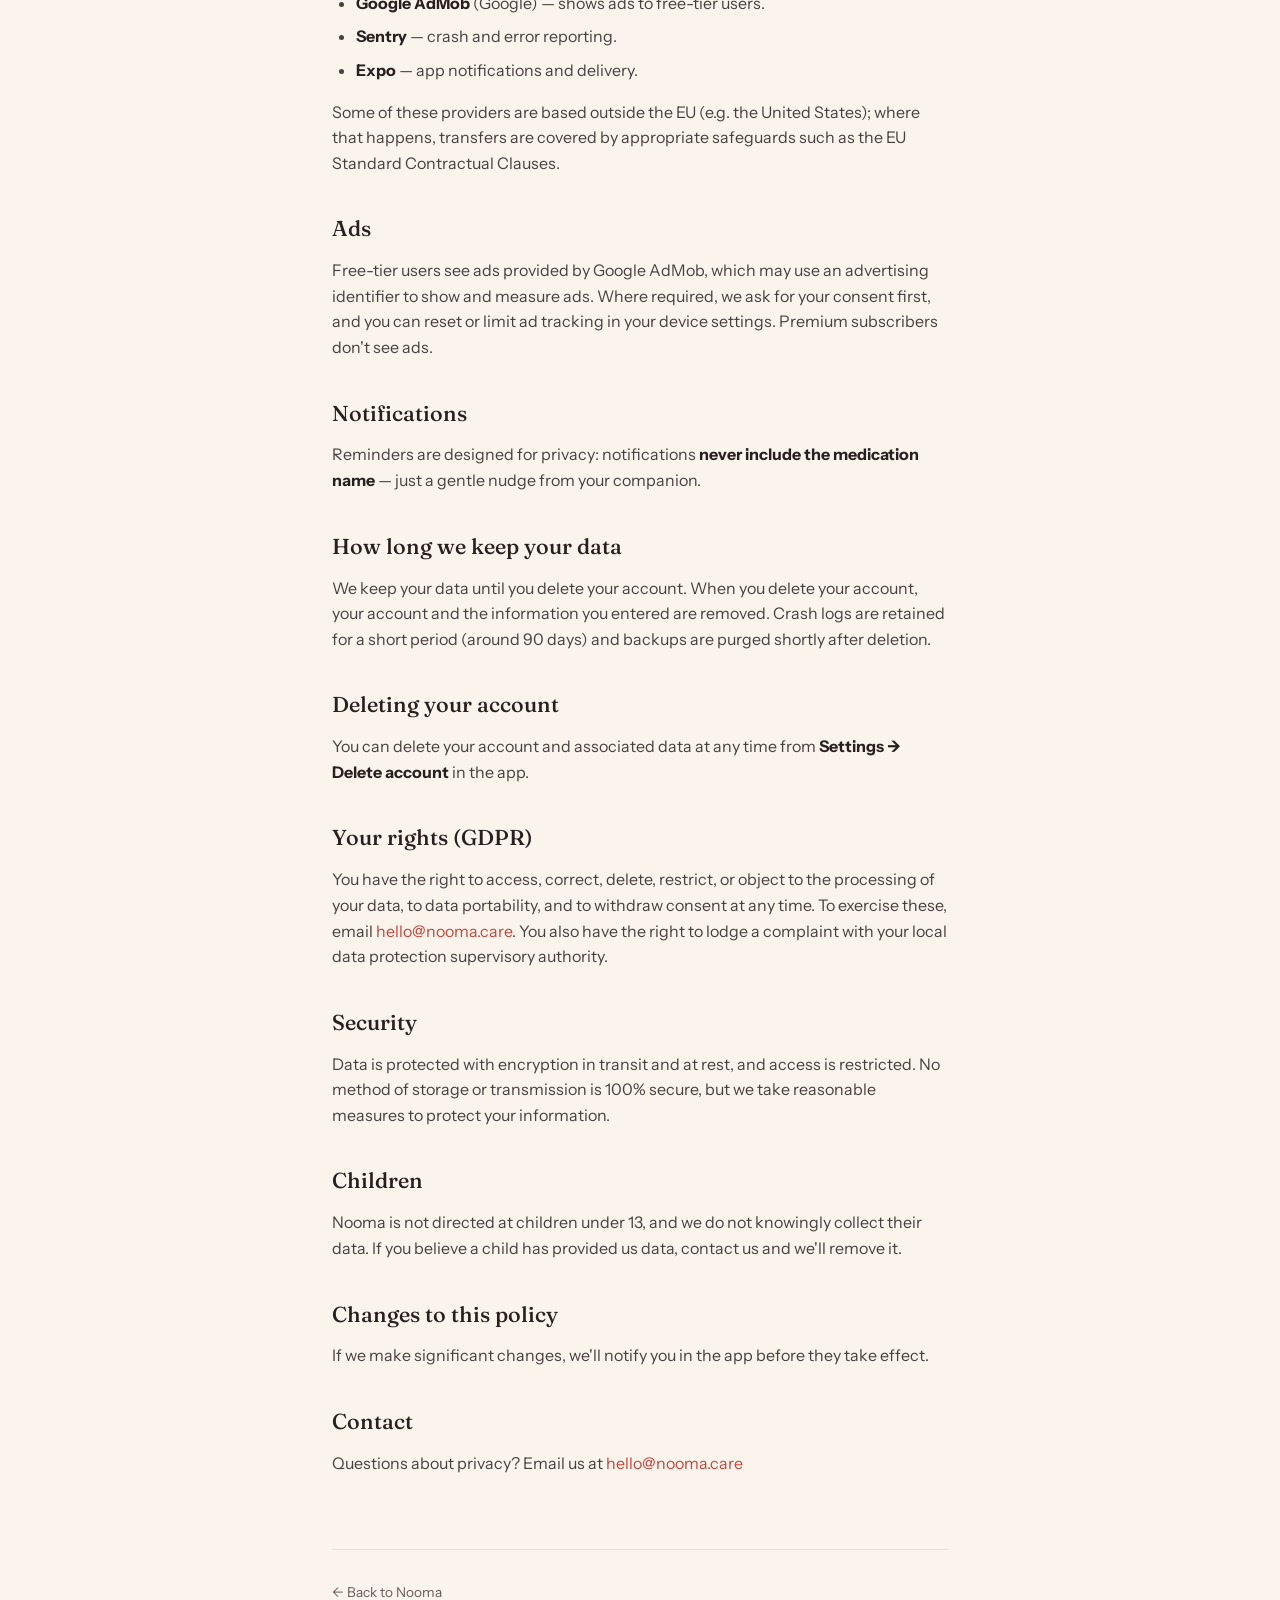
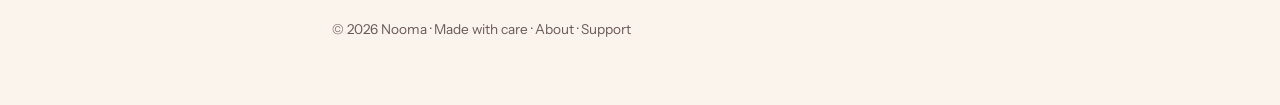
<file: privacy.html>
<!DOCTYPE html>
<html lang="en">
<head>
<meta charset="UTF-8">
<meta name="viewport" content="width=device-width, initial-scale=1.0">
<title>Privacy Policy — Nooma</title>
<link rel="icon" type="image/svg+xml" href="/favicon.svg">
<link rel="preconnect" href="https://fonts.googleapis.com">
<link rel="preconnect" href="https://fonts.gstatic.com" crossorigin>
<link href="https://fonts.googleapis.com/css2?family=Fraunces:ital,opsz,wght@0,9..144,400;0,9..144,500;0,9..144,600;1,9..144,400;1,9..144,500;1,9..144,600&family=Instrument+Sans:wght@400;500;600;700&display=swap" rel="stylesheet">
<style>
:root {
  --ink: #2A1F1F;
  --cream: #FAF4ED;
  --red: #C9453B;
  --muted: #6B5757;
}

*, *::before, *::after {
  box-sizing: border-box;
  margin: 0;
  padding: 0;
}

html {
  scroll-behavior: smooth;
}

body {
  font-family: 'Instrument Sans', -apple-system, BlinkMacSystemFont, sans-serif;
  background: var(--cream);
  color: var(--ink);
  -webkit-font-smoothing: antialiased;
  line-height: 1.6;
}

h1, h2, h3 {
  font-family: 'Fraunces', Georgia, serif;
  font-weight: 500;
  line-height: 1.2;
}

a {
  color: var(--red);
  text-decoration: none;
}

a:hover {
  text-decoration: underline;
}

/* Layout */
.page {
  max-width: 680px;
  margin: 0 auto;
  padding: clamp(2rem, 5vw, 4rem) clamp(1.5rem, 4vw, 2rem);
}

/* Header */
.header {
  margin-bottom: clamp(2.5rem, 6vh, 4rem);
}

.logo {
  display: inline-flex;
  align-items: center;
  gap: 0.5rem;
  text-decoration: none;
  margin-bottom: 2rem;
}

.logo:hover {
  text-decoration: none;
}

.logo-mark {
  width: 32px;
  height: auto;
}

.logo-word {
  font-family: 'Fraunces', Georgia, serif;
  font-size: 1.4rem;
  font-weight: 500;
  color: var(--ink);
  letter-spacing: -0.02em;
}

h1 {
  font-size: clamp(2rem, 5vw, 2.75rem);
  margin-bottom: 0.5rem;
}

.last-updated {
  color: var(--muted);
  font-size: 0.9rem;
}

/* Content */
.content h2 {
  font-size: 1.35rem;
  margin-top: 2.5rem;
  margin-bottom: 1rem;
  color: var(--ink);
}

.content p {
  margin-bottom: 1rem;
  color: #4a3f3f;
}

.content ul {
  margin-bottom: 1rem;
  padding-left: 1.5rem;
}

.content li {
  margin-bottom: 0.5rem;
  color: #4a3f3f;
}

.content strong {
  color: var(--ink);
}

/* Footer */
.footer {
  margin-top: clamp(3rem, 8vh, 5rem);
  padding-top: 2rem;
  border-top: 1px solid rgba(42, 31, 31, 0.1);
  font-size: 0.85rem;
  color: var(--muted);
}

.footer a {
  color: var(--muted);
}

.footer a:hover {
  color: var(--red);
}
</style>
</head>
<body>

<!-- Logo SVG -->
<svg width="0" height="0" style="position:absolute" aria-hidden="true">
  <defs>
    <symbol id="logoMark" viewBox="0 0 32 32">
      <path d="M 16 4 C 8 4, 4 10, 4 18 L 4 26 C 4 26, 7 30, 10 26 C 10 26, 13 30, 16 26 C 16 26, 19 30, 22 26 C 22 26, 25 30, 28 26 L 28 18 C 28 10, 24 4, 16 4 Z"
            fill="#FFF8E8" stroke="#1F1610" stroke-width="1.6" stroke-linejoin="round"/>
      <ellipse cx="11" cy="16" rx="1.6" ry="2" fill="#1F1610"/>
      <ellipse cx="21" cy="16" rx="1.6" ry="2" fill="#1F1610"/>
      <ellipse cx="9" cy="20" rx="2" ry="1.4" fill="#FFB5B0"/>
      <ellipse cx="23" cy="20" rx="2" ry="1.4" fill="#FFB5B0"/>
      <path d="M 14 22 Q 16 24, 18 22" stroke="#1F1610" stroke-width="1.2" fill="none" stroke-linecap="round"/>
    </symbol>
  </defs>
</svg>

<div class="page">
  <header class="header">
    <a href="/" class="logo">
      <svg class="logo-mark" viewBox="0 0 32 32"><use href="#logoMark"/></svg>
      <span class="logo-word">nooma</span>
    </a>
    <h1>Privacy Policy</h1>
    <p class="last-updated">Last updated: June 2026</p>
  </header>

  <div class="content">
    <p>Nooma is a medication-reminder app. This policy explains what we collect, why, how it's stored, and the rights you have. Questions: <a href="mailto:hello@nooma.care">hello@nooma.care</a>.</p>

    <h2>The short version</h2>
    <ul>
      <li>You create an account, and your data (including the medications you add) is stored securely in the cloud so it syncs and isn't lost if you change phones.</li>
      <li>We use a small number of trusted service providers to run the app (see below).</li>
      <li>We never sell your data.</li>
      <li>The app shows ads to users on the free tier.</li>
      <li>You can delete your account and data from inside the app at any time.</li>
    </ul>

    <h2>What we collect</h2>
    <p><strong>Account information</strong></p>
    <ul>
      <li>Your email address, and (if you sign in with Google or Apple) the basic profile info those services return. Used to create and secure your account.</li>
    </ul>

    <p><strong>The information you enter in the app</strong></p>
    <ul>
      <li>Medication names, dosages and schedules, reminder times and history, and your companion's name and customizations.</li>
      <li>Because medication information relates to your health, we treat it as sensitive ("special category") data and process it <strong>only with your consent</strong>, which you provide by entering it to use the app's reminder features.</li>
    </ul>

    <p><strong>Purchases</strong></p>
    <ul>
      <li>If you subscribe or buy in-app items, our payments provider processes the transaction. We receive your subscription/purchase status, not your card details.</li>
    </ul>

    <p><strong>Diagnostics &amp; device data</strong></p>
    <ul>
      <li>Crash reports and basic technical data (device type, OS version) to fix bugs.</li>
      <li>An advertising identifier, used to show ads on the free tier (see "Ads").</li>
    </ul>

    <h2>Where your data is stored</h2>
    <p>Your account and the information you enter are stored in <strong>Google Firebase (Cloud Firestore)</strong>, not solely on your device. This lets your data sync across devices and survive reinstalls. Data is encrypted in transit and at rest.</p>

    <h2>Service providers we share data with</h2>
    <p>We don't sell your data. We share the minimum necessary with providers that help us run the app:</p>
    <ul>
      <li><strong>Google Firebase</strong> (Google) — accounts, cloud database, and push notifications.</li>
      <li><strong>Google Sign-In / Apple Sign-In</strong> — optional sign-in methods.</li>
      <li><strong>RevenueCat</strong> — manages subscriptions and purchases.</li>
      <li><strong>Google AdMob</strong> (Google) — shows ads to free-tier users.</li>
      <li><strong>Sentry</strong> — crash and error reporting.</li>
      <li><strong>Expo</strong> — app notifications and delivery.</li>
    </ul>
    <p>Some of these providers are based outside the EU (e.g. the United States); where that happens, transfers are covered by appropriate safeguards such as the EU Standard Contractual Clauses.</p>

    <h2>Ads</h2>
    <p>Free-tier users see ads provided by Google AdMob, which may use an advertising identifier to show and measure ads. Where required, we ask for your consent first, and you can reset or limit ad tracking in your device settings. Premium subscribers don't see ads.</p>

    <h2>Notifications</h2>
    <p>Reminders are designed for privacy: notifications <strong>never include the medication name</strong> — just a gentle nudge from your companion.</p>

    <h2>How long we keep your data</h2>
    <p>We keep your data until you delete your account. When you delete your account, your account and the information you entered are removed. Crash logs are retained for a short period (around 90 days) and backups are purged shortly after deletion.</p>

    <h2>Deleting your account</h2>
    <p>You can delete your account and associated data at any time from <strong>Settings → Delete account</strong> in the app.</p>

    <h2>Your rights (GDPR)</h2>
    <p>You have the right to access, correct, delete, restrict, or object to the processing of your data, to data portability, and to withdraw consent at any time. To exercise these, email <a href="mailto:hello@nooma.care">hello@nooma.care</a>. You also have the right to lodge a complaint with your local data protection supervisory authority.</p>

    <h2>Security</h2>
    <p>Data is protected with encryption in transit and at rest, and access is restricted. No method of storage or transmission is 100% secure, but we take reasonable measures to protect your information.</p>

    <h2>Children</h2>
    <p>Nooma is not directed at children under 13, and we do not knowingly collect their data. If you believe a child has provided us data, contact us and we'll remove it.</p>

    <h2>Changes to this policy</h2>
    <p>If we make significant changes, we'll notify you in the app before they take effect.</p>

    <h2>Contact</h2>
    <p>Questions about privacy? Email us at <a href="mailto:hello@nooma.care">hello@nooma.care</a></p>
  </div>

  <footer class="footer">
    <p><a href="/">← Back to Nooma</a></p>
    <p style="margin-top: 1rem;">© 2026 Nooma · Made with care · <a href="/about.html">About</a> · <a href="/support.html">Support</a></p>
  </footer>
</div>

</body>
</html>
</file>
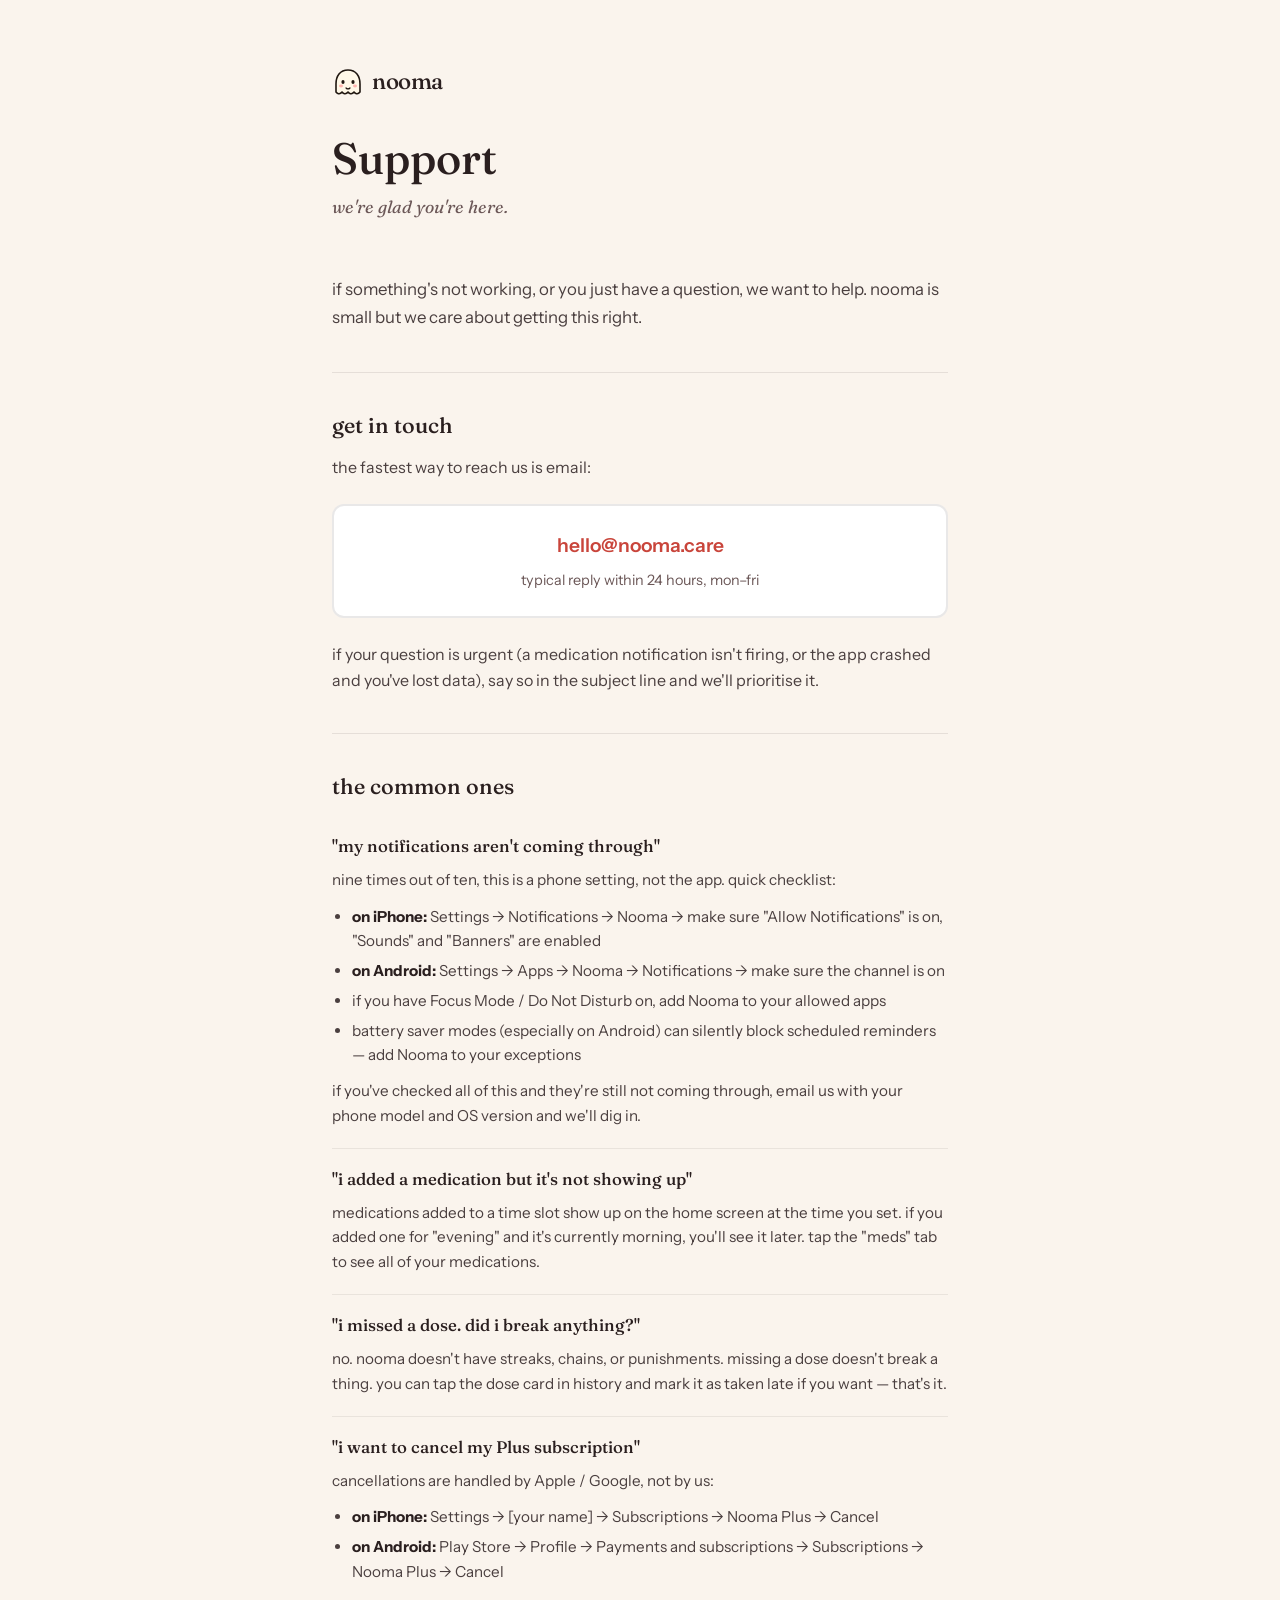
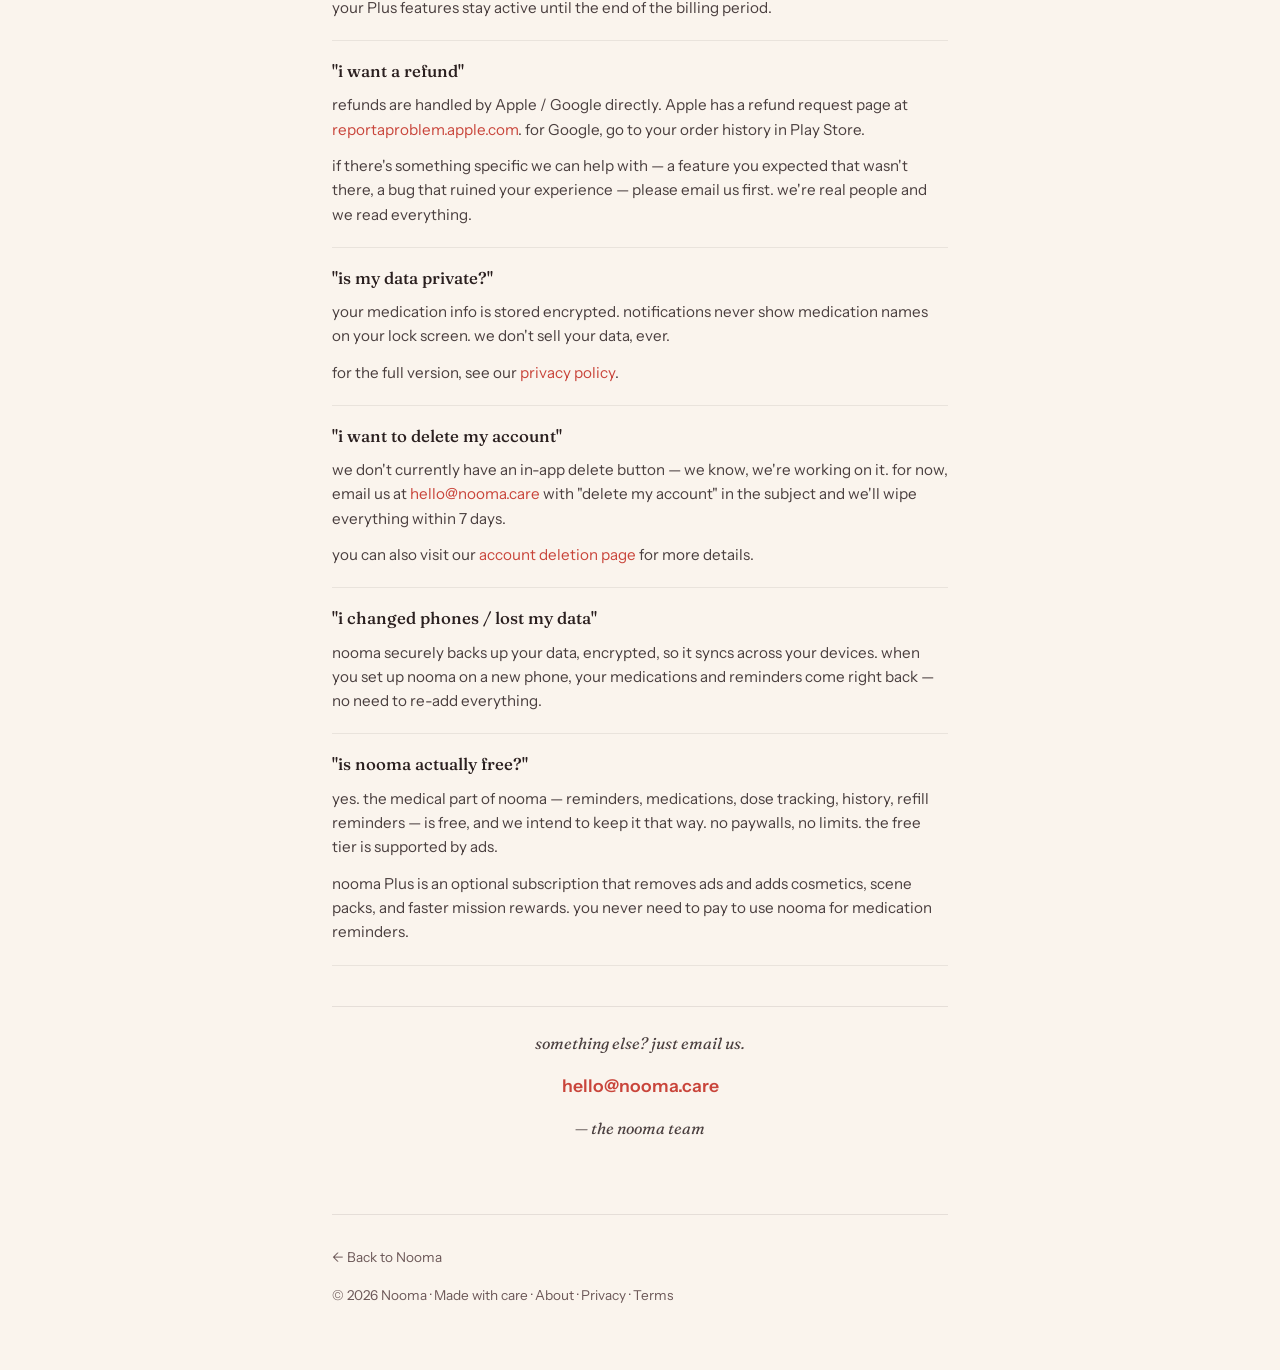
<file: support.html>
<!DOCTYPE html>
<html lang="en">
<head>
<meta charset="UTF-8">
<meta name="viewport" content="width=device-width, initial-scale=1.0">
<title>Support — Nooma</title>
<link rel="icon" type="image/svg+xml" href="/favicon.svg">
<link rel="preconnect" href="https://fonts.googleapis.com">
<link rel="preconnect" href="https://fonts.gstatic.com" crossorigin>
<link href="https://fonts.googleapis.com/css2?family=Fraunces:ital,opsz,wght@0,9..144,400;0,9..144,500;0,9..144,600;1,9..144,400;1,9..144,500;1,9..144,600&family=Instrument+Sans:wght@400;500;600;700&display=swap" rel="stylesheet">
<style>
:root {
  --ink: #2A1F1F;
  --cream: #FAF4ED;
  --red: #C9453B;
  --muted: #6B5757;
}

*, *::before, *::after {
  box-sizing: border-box;
  margin: 0;
  padding: 0;
}

html {
  scroll-behavior: smooth;
}

body {
  font-family: 'Instrument Sans', -apple-system, BlinkMacSystemFont, sans-serif;
  background: var(--cream);
  color: var(--ink);
  -webkit-font-smoothing: antialiased;
  line-height: 1.6;
}

h1, h2, h3 {
  font-family: 'Fraunces', Georgia, serif;
  font-weight: 500;
  line-height: 1.2;
}

a {
  color: var(--red);
  text-decoration: none;
}

a:hover {
  text-decoration: underline;
}

/* Layout */
.page {
  max-width: 680px;
  margin: 0 auto;
  padding: clamp(2rem, 5vw, 4rem) clamp(1.5rem, 4vw, 2rem);
}

/* Header */
.header {
  margin-bottom: clamp(2.5rem, 6vh, 4rem);
}

.logo {
  display: inline-flex;
  align-items: center;
  gap: 0.5rem;
  text-decoration: none;
  margin-bottom: 2rem;
}

.logo:hover {
  text-decoration: none;
}

.logo-mark {
  width: 32px;
  height: auto;
}

.logo-word {
  font-family: 'Fraunces', Georgia, serif;
  font-size: 1.4rem;
  font-weight: 500;
  color: var(--ink);
  letter-spacing: -0.02em;
}

h1 {
  font-size: clamp(2rem, 5vw, 2.75rem);
  margin-bottom: 0.5rem;
}

.tagline {
  font-family: 'Fraunces', Georgia, serif;
  font-style: italic;
  color: var(--muted);
  font-size: 1.1rem;
}

/* Content */
.content h2 {
  font-size: 1.35rem;
  margin-top: 2.5rem;
  margin-bottom: 1rem;
  color: var(--ink);
}

.content h3 {
  font-size: 1.05rem;
  margin-top: 0;
  margin-bottom: 0.75rem;
  color: var(--ink);
}

.content p {
  margin-bottom: 1rem;
  color: #4a3f3f;
}

.content ul {
  margin-bottom: 1rem;
  padding-left: 1.5rem;
}

.content li {
  margin-bottom: 0.5rem;
  color: #4a3f3f;
}

.content strong {
  color: var(--ink);
}

/* Intro section */
.intro {
  font-size: 1.05rem;
  line-height: 1.7;
}

.intro p {
  margin-bottom: 1rem;
}

/* Divider */
.divider {
  border: none;
  border-top: 1px solid rgba(42, 31, 31, 0.1);
  margin: 2.5rem 0;
}

/* Contact box */
.contact-box {
  background: #fff;
  border: 2px solid rgba(42, 31, 31, 0.1);
  border-radius: 12px;
  padding: 1.5rem;
  margin: 1.5rem 0;
  text-align: center;
}

.contact-box a {
  font-size: 1.2rem;
  font-weight: 600;
}

.contact-box p {
  margin-top: 0.5rem;
  margin-bottom: 0;
  font-size: 0.9rem;
  color: var(--muted);
}

/* FAQ section */
.faq-item {
  border-bottom: 1px solid rgba(42, 31, 31, 0.08);
  padding: 1.25rem 0;
}

.faq-item:last-child {
  border-bottom: none;
}

.faq-item h3 {
  margin-top: 0;
  margin-bottom: 0.75rem;
  font-size: 1.05rem;
  color: var(--ink);
}

.faq-item p {
  margin-bottom: 0.75rem;
  font-size: 0.95rem;
}

.faq-item p:last-child {
  margin-bottom: 0;
}

.faq-item ul {
  margin: 0.75rem 0;
  padding-left: 1.25rem;
}

.faq-item li {
  font-size: 0.95rem;
  margin-bottom: 0.35rem;
}

/* Sign-off */
.sign-off {
  font-family: 'Fraunces', Georgia, serif;
  font-style: italic;
  color: var(--muted);
  margin-top: 2.5rem;
  padding-top: 1.5rem;
  border-top: 1px solid rgba(42, 31, 31, 0.1);
  text-align: center;
}

.sign-off a {
  display: block;
  font-size: 1.1rem;
  font-weight: 600;
  margin-bottom: 1rem;
  font-family: 'Instrument Sans', sans-serif;
  font-style: normal;
}

/* Footer */
.footer {
  margin-top: clamp(3rem, 8vh, 5rem);
  padding-top: 2rem;
  border-top: 1px solid rgba(42, 31, 31, 0.1);
  font-size: 0.85rem;
  color: var(--muted);
}

.footer a {
  color: var(--muted);
}

.footer a:hover {
  color: var(--red);
}
</style>
</head>
<body>

<!-- Logo SVG -->
<svg width="0" height="0" style="position:absolute" aria-hidden="true">
  <defs>
    <symbol id="logoMark" viewBox="0 0 32 32">
      <path d="M 16 4 C 8 4, 4 10, 4 18 L 4 26 C 4 26, 7 30, 10 26 C 10 26, 13 30, 16 26 C 16 26, 19 30, 22 26 C 22 26, 25 30, 28 26 L 28 18 C 28 10, 24 4, 16 4 Z"
            fill="#FFF8E8" stroke="#1F1610" stroke-width="1.6" stroke-linejoin="round"/>
      <ellipse cx="11" cy="16" rx="1.6" ry="2" fill="#1F1610"/>
      <ellipse cx="21" cy="16" rx="1.6" ry="2" fill="#1F1610"/>
      <ellipse cx="9" cy="20" rx="2" ry="1.4" fill="#FFB5B0"/>
      <ellipse cx="23" cy="20" rx="2" ry="1.4" fill="#FFB5B0"/>
      <path d="M 14 22 Q 16 24, 18 22" stroke="#1F1610" stroke-width="1.2" fill="none" stroke-linecap="round"/>
    </symbol>
  </defs>
</svg>

<div class="page">
  <header class="header">
    <a href="/" class="logo">
      <svg class="logo-mark" viewBox="0 0 32 32"><use href="#logoMark"/></svg>
      <span class="logo-word">nooma</span>
    </a>
    <h1>Support</h1>
    <p class="tagline">we're glad you're here.</p>
  </header>

  <div class="content">
    <div class="intro">
      <p>if something's not working, or you just have a question, we want to help. nooma is small but we care about getting this right.</p>
    </div>

    <hr class="divider">

    <h2>get in touch</h2>
    <p>the fastest way to reach us is email:</p>

    <div class="contact-box">
      <a href="mailto:hello@nooma.care">hello@nooma.care</a>
      <p>typical reply within 24 hours, mon–fri</p>
    </div>

    <p>if your question is urgent (a medication notification isn't firing, or the app crashed and you've lost data), say so in the subject line and we'll prioritise it.</p>

    <hr class="divider">

    <h2>the common ones</h2>

    <div class="faq-item">
      <h3>"my notifications aren't coming through"</h3>
      <p>nine times out of ten, this is a phone setting, not the app. quick checklist:</p>
      <ul>
        <li><strong>on iPhone:</strong> Settings → Notifications → Nooma → make sure "Allow Notifications" is on, "Sounds" and "Banners" are enabled</li>
        <li><strong>on Android:</strong> Settings → Apps → Nooma → Notifications → make sure the channel is on</li>
        <li>if you have Focus Mode / Do Not Disturb on, add Nooma to your allowed apps</li>
        <li>battery saver modes (especially on Android) can silently block scheduled reminders — add Nooma to your exceptions</li>
      </ul>
      <p>if you've checked all of this and they're still not coming through, email us with your phone model and OS version and we'll dig in.</p>
    </div>

    <div class="faq-item">
      <h3>"i added a medication but it's not showing up"</h3>
      <p>medications added to a time slot show up on the home screen at the time you set. if you added one for "evening" and it's currently morning, you'll see it later. tap the "meds" tab to see all of your medications.</p>
    </div>

    <div class="faq-item">
      <h3>"i missed a dose. did i break anything?"</h3>
      <p>no. nooma doesn't have streaks, chains, or punishments. missing a dose doesn't break a thing. you can tap the dose card in history and mark it as taken late if you want — that's it.</p>
    </div>

    <div class="faq-item">
      <h3>"i want to cancel my Plus subscription"</h3>
      <p>cancellations are handled by Apple / Google, not by us:</p>
      <ul>
        <li><strong>on iPhone:</strong> Settings → [your name] → Subscriptions → Nooma Plus → Cancel</li>
        <li><strong>on Android:</strong> Play Store → Profile → Payments and subscriptions → Subscriptions → Nooma Plus → Cancel</li>
      </ul>
      <p>your Plus features stay active until the end of the billing period.</p>
    </div>

    <div class="faq-item">
      <h3>"i want a refund"</h3>
      <p>refunds are handled by Apple / Google directly. Apple has a refund request page at <a href="https://reportaproblem.apple.com">reportaproblem.apple.com</a>. for Google, go to your order history in Play Store.</p>
      <p>if there's something specific we can help with — a feature you expected that wasn't there, a bug that ruined your experience — please email us first. we're real people and we read everything.</p>
    </div>

    <div class="faq-item">
      <h3>"is my data private?"</h3>
      <p>your medication info is stored encrypted. notifications never show medication names on your lock screen. we don't sell your data, ever.</p>
      <p>for the full version, see our <a href="/privacy.html">privacy policy</a>.</p>
    </div>

    <div class="faq-item">
      <h3>"i want to delete my account"</h3>
      <p>we don't currently have an in-app delete button — we know, we're working on it. for now, email us at <a href="mailto:hello@nooma.care">hello@nooma.care</a> with "delete my account" in the subject and we'll wipe everything within 7 days.</p>
      <p>you can also visit our <a href="/delete-account.html">account deletion page</a> for more details.</p>
    </div>

    <div class="faq-item">
      <h3>"i changed phones / lost my data"</h3>
      <p>nooma securely backs up your data, encrypted, so it syncs across your devices. when you set up nooma on a new phone, your medications and reminders come right back — no need to re-add everything.</p>
    </div>

    <div class="faq-item">
      <h3>"is nooma actually free?"</h3>
      <p>yes. the medical part of nooma — reminders, medications, dose tracking, history, refill reminders — is free, and we intend to keep it that way. no paywalls, no limits. the free tier is supported by ads.</p>
      <p>nooma Plus is an optional subscription that removes ads and adds cosmetics, scene packs, and faster mission rewards. you never need to pay to use nooma for medication reminders.</p>
    </div>

    <div class="sign-off">
      <p>something else? just email us.</p>
      <a href="mailto:hello@nooma.care">hello@nooma.care</a>
      <p>— the nooma team</p>
    </div>
  </div>

  <footer class="footer">
    <p><a href="/">← Back to Nooma</a></p>
    <p style="margin-top: 1rem;">© 2026 Nooma · Made with care · <a href="/about.html">About</a> · <a href="/privacy.html">Privacy</a> · <a href="/terms.html">Terms</a></p>
  </footer>
</div>

</body>
</html>
</file>
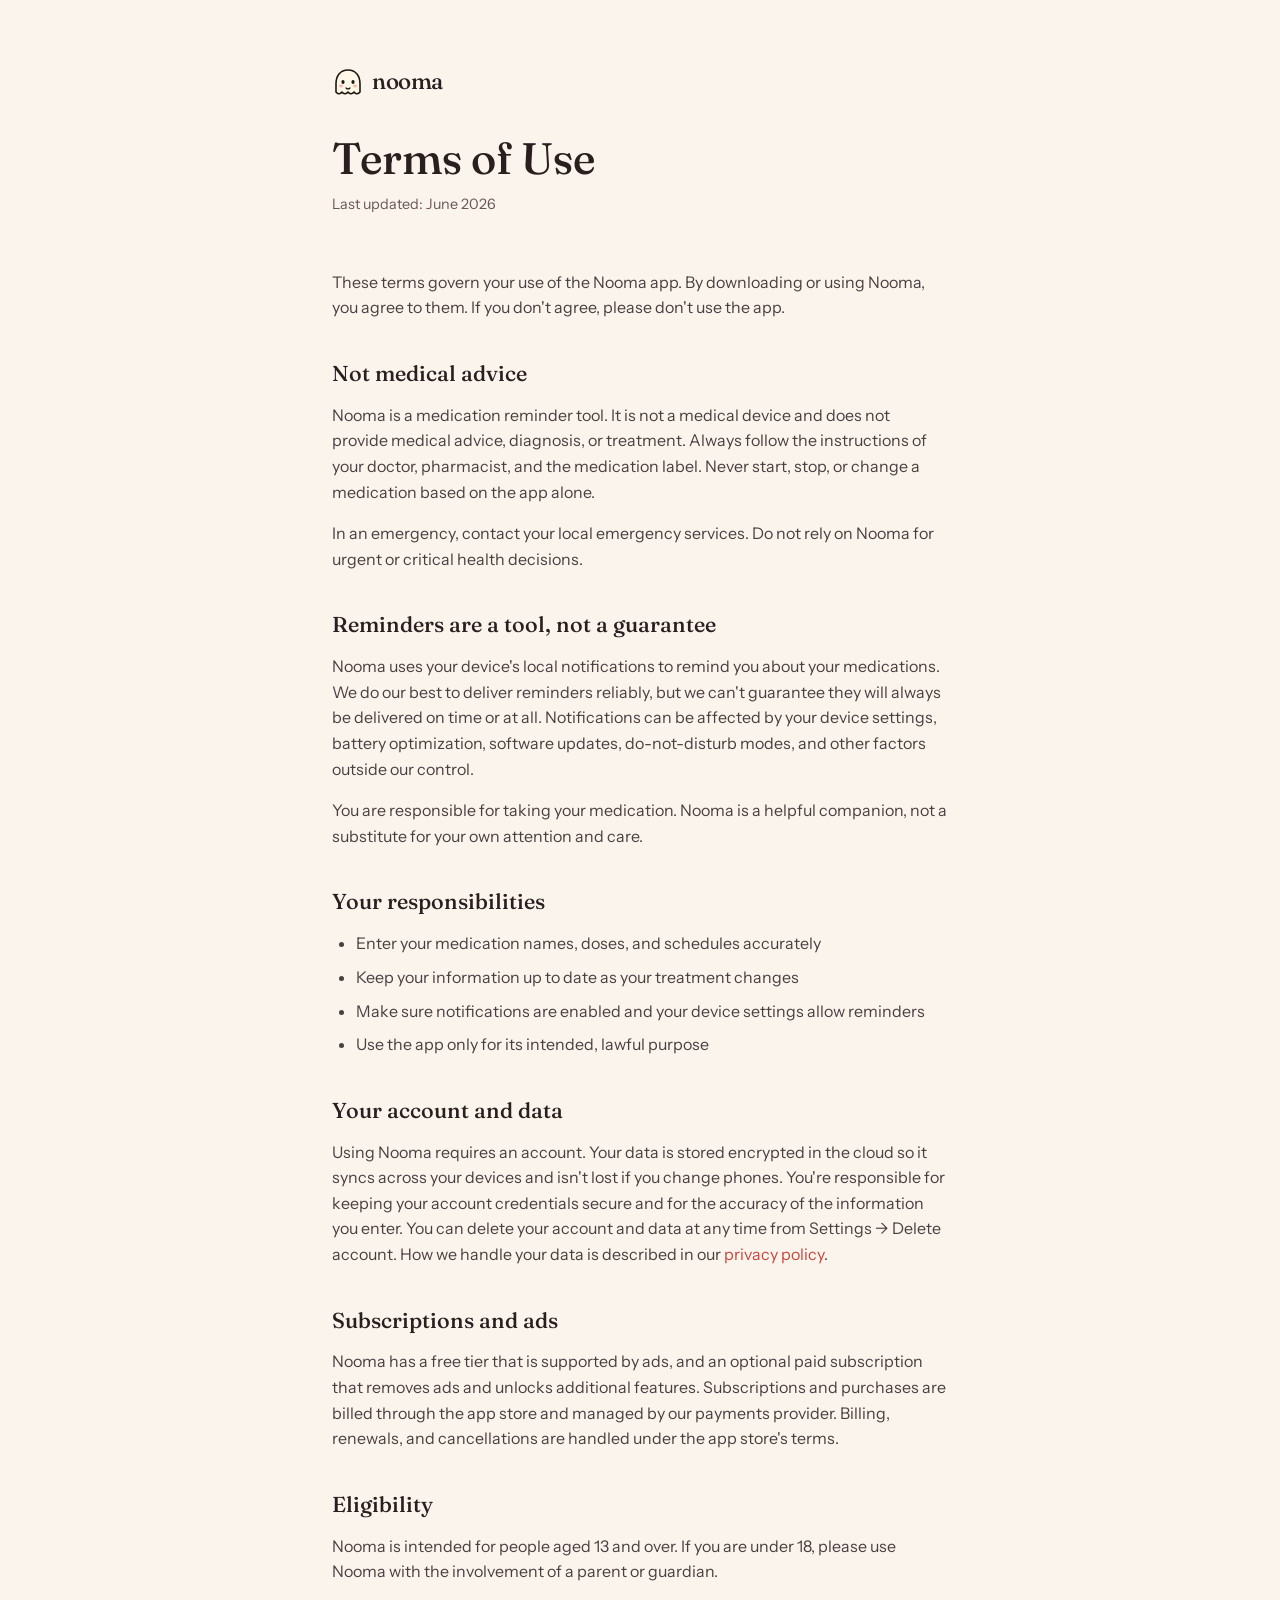
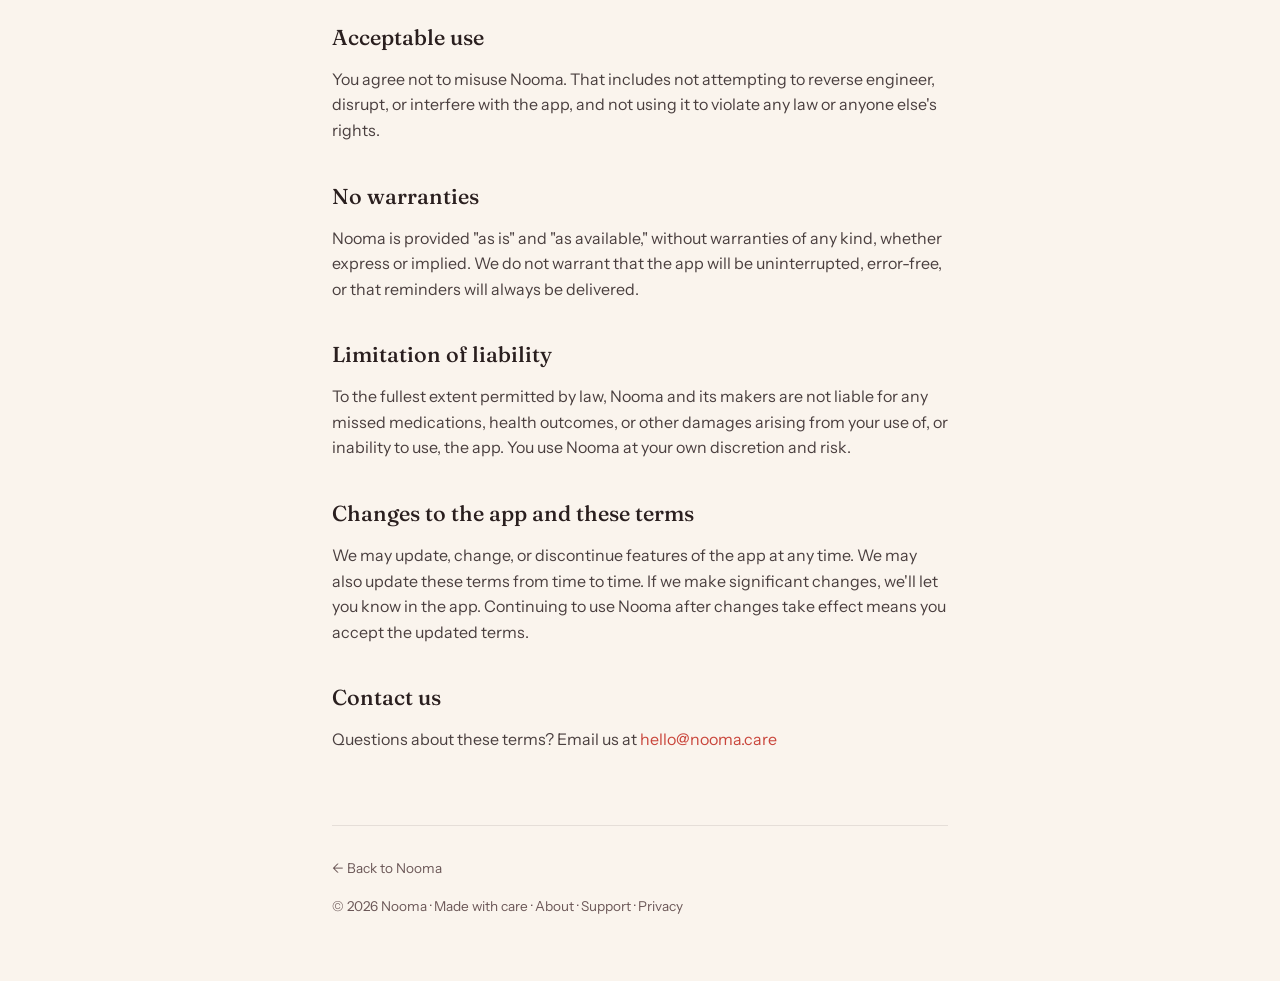
<file: terms.html>
<!DOCTYPE html>
<html lang="en">
<head>
<meta charset="UTF-8">
<meta name="viewport" content="width=device-width, initial-scale=1.0">
<title>Terms of Use — Nooma</title>
<link rel="icon" type="image/svg+xml" href="/favicon.svg">
<link rel="preconnect" href="https://fonts.googleapis.com">
<link rel="preconnect" href="https://fonts.gstatic.com" crossorigin>
<link href="https://fonts.googleapis.com/css2?family=Fraunces:ital,opsz,wght@0,9..144,400;0,9..144,500;0,9..144,600;1,9..144,400;1,9..144,500;1,9..144,600&family=Instrument+Sans:wght@400;500;600;700&display=swap" rel="stylesheet">
<style>
:root {
  --ink: #2A1F1F;
  --cream: #FAF4ED;
  --red: #C9453B;
  --muted: #6B5757;
}

*, *::before, *::after {
  box-sizing: border-box;
  margin: 0;
  padding: 0;
}

html {
  scroll-behavior: smooth;
}

body {
  font-family: 'Instrument Sans', -apple-system, BlinkMacSystemFont, sans-serif;
  background: var(--cream);
  color: var(--ink);
  -webkit-font-smoothing: antialiased;
  line-height: 1.6;
}

h1, h2, h3 {
  font-family: 'Fraunces', Georgia, serif;
  font-weight: 500;
  line-height: 1.2;
}

a {
  color: var(--red);
  text-decoration: none;
}

a:hover {
  text-decoration: underline;
}

/* Layout */
.page {
  max-width: 680px;
  margin: 0 auto;
  padding: clamp(2rem, 5vw, 4rem) clamp(1.5rem, 4vw, 2rem);
}

/* Header */
.header {
  margin-bottom: clamp(2.5rem, 6vh, 4rem);
}

.logo {
  display: inline-flex;
  align-items: center;
  gap: 0.5rem;
  text-decoration: none;
  margin-bottom: 2rem;
}

.logo:hover {
  text-decoration: none;
}

.logo-mark {
  width: 32px;
  height: auto;
}

.logo-word {
  font-family: 'Fraunces', Georgia, serif;
  font-size: 1.4rem;
  font-weight: 500;
  color: var(--ink);
  letter-spacing: -0.02em;
}

h1 {
  font-size: clamp(2rem, 5vw, 2.75rem);
  margin-bottom: 0.5rem;
}

.last-updated {
  color: var(--muted);
  font-size: 0.9rem;
}

/* Content */
.content h2 {
  font-size: 1.35rem;
  margin-top: 2.5rem;
  margin-bottom: 1rem;
  color: var(--ink);
}

.content p {
  margin-bottom: 1rem;
  color: #4a3f3f;
}

.content ul {
  margin-bottom: 1rem;
  padding-left: 1.5rem;
}

.content li {
  margin-bottom: 0.5rem;
  color: #4a3f3f;
}

.content strong {
  color: var(--ink);
}

/* Footer */
.footer {
  margin-top: clamp(3rem, 8vh, 5rem);
  padding-top: 2rem;
  border-top: 1px solid rgba(42, 31, 31, 0.1);
  font-size: 0.85rem;
  color: var(--muted);
}

.footer a {
  color: var(--muted);
}

.footer a:hover {
  color: var(--red);
}
</style>
</head>
<body>

<!-- Logo SVG -->
<svg width="0" height="0" style="position:absolute" aria-hidden="true">
  <defs>
    <symbol id="logoMark" viewBox="0 0 32 32">
      <path d="M 16 4 C 8 4, 4 10, 4 18 L 4 26 C 4 26, 7 30, 10 26 C 10 26, 13 30, 16 26 C 16 26, 19 30, 22 26 C 22 26, 25 30, 28 26 L 28 18 C 28 10, 24 4, 16 4 Z"
            fill="#FFF8E8" stroke="#1F1610" stroke-width="1.6" stroke-linejoin="round"/>
      <ellipse cx="11" cy="16" rx="1.6" ry="2" fill="#1F1610"/>
      <ellipse cx="21" cy="16" rx="1.6" ry="2" fill="#1F1610"/>
      <ellipse cx="9" cy="20" rx="2" ry="1.4" fill="#FFB5B0"/>
      <ellipse cx="23" cy="20" rx="2" ry="1.4" fill="#FFB5B0"/>
      <path d="M 14 22 Q 16 24, 18 22" stroke="#1F1610" stroke-width="1.2" fill="none" stroke-linecap="round"/>
    </symbol>
  </defs>
</svg>

<div class="page">
  <header class="header">
    <a href="/" class="logo">
      <svg class="logo-mark" viewBox="0 0 32 32"><use href="#logoMark"/></svg>
      <span class="logo-word">nooma</span>
    </a>
    <h1>Terms of Use</h1>
    <p class="last-updated">Last updated: June 2026</p>
  </header>

  <div class="content">
    <p>These terms govern your use of the Nooma app. By downloading or using Nooma, you agree to them. If you don't agree, please don't use the app.</p>

    <h2>Not medical advice</h2>
    <p>Nooma is a medication reminder tool. It is not a medical device and does not provide medical advice, diagnosis, or treatment. Always follow the instructions of your doctor, pharmacist, and the medication label. Never start, stop, or change a medication based on the app alone.</p>
    <p>In an emergency, contact your local emergency services. Do not rely on Nooma for urgent or critical health decisions.</p>

    <h2>Reminders are a tool, not a guarantee</h2>
    <p>Nooma uses your device's local notifications to remind you about your medications. We do our best to deliver reminders reliably, but we can't guarantee they will always be delivered on time or at all. Notifications can be affected by your device settings, battery optimization, software updates, do-not-disturb modes, and other factors outside our control.</p>
    <p>You are responsible for taking your medication. Nooma is a helpful companion, not a substitute for your own attention and care.</p>

    <h2>Your responsibilities</h2>
    <ul>
      <li>Enter your medication names, doses, and schedules accurately</li>
      <li>Keep your information up to date as your treatment changes</li>
      <li>Make sure notifications are enabled and your device settings allow reminders</li>
      <li>Use the app only for its intended, lawful purpose</li>
    </ul>

    <h2>Your account and data</h2>
    <p>Using Nooma requires an account. Your data is stored encrypted in the cloud so it syncs across your devices and isn't lost if you change phones. You're responsible for keeping your account credentials secure and for the accuracy of the information you enter. You can delete your account and data at any time from Settings → Delete account. How we handle your data is described in our <a href="/privacy.html">privacy policy</a>.</p>

    <h2>Subscriptions and ads</h2>
    <p>Nooma has a free tier that is supported by ads, and an optional paid subscription that removes ads and unlocks additional features. Subscriptions and purchases are billed through the app store and managed by our payments provider. Billing, renewals, and cancellations are handled under the app store's terms.</p>

    <h2>Eligibility</h2>
    <p>Nooma is intended for people aged 13 and over. If you are under 18, please use Nooma with the involvement of a parent or guardian.</p>

    <h2>Acceptable use</h2>
    <p>You agree not to misuse Nooma. That includes not attempting to reverse engineer, disrupt, or interfere with the app, and not using it to violate any law or anyone else's rights.</p>

    <h2>No warranties</h2>
    <p>Nooma is provided "as is" and "as available," without warranties of any kind, whether express or implied. We do not warrant that the app will be uninterrupted, error-free, or that reminders will always be delivered.</p>

    <h2>Limitation of liability</h2>
    <p>To the fullest extent permitted by law, Nooma and its makers are not liable for any missed medications, health outcomes, or other damages arising from your use of, or inability to use, the app. You use Nooma at your own discretion and risk.</p>

    <h2>Changes to the app and these terms</h2>
    <p>We may update, change, or discontinue features of the app at any time. We may also update these terms from time to time. If we make significant changes, we'll let you know in the app. Continuing to use Nooma after changes take effect means you accept the updated terms.</p>

    <h2>Contact us</h2>
    <p>Questions about these terms? Email us at <a href="mailto:hello@nooma.care">hello@nooma.care</a></p>
  </div>

  <footer class="footer">
    <p><a href="/">← Back to Nooma</a></p>
    <p style="margin-top: 1rem;">© 2026 Nooma · Made with care · <a href="/about.html">About</a> · <a href="/support.html">Support</a> · <a href="/privacy.html">Privacy</a></p>
  </footer>
</div>

</body>
</html>
</file>
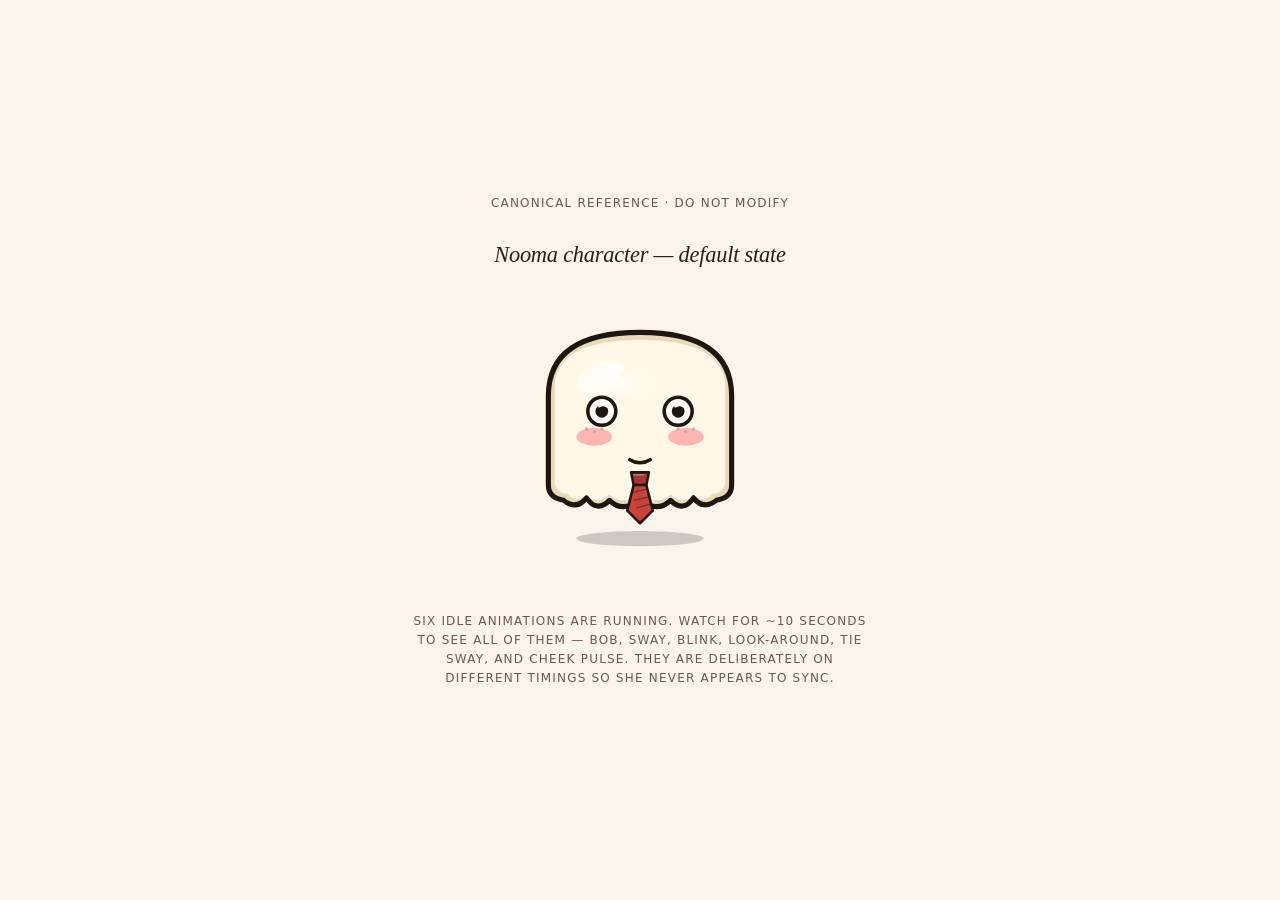
<file: uploads/nooma-character.html>
<!DOCTYPE html>
<html lang="en">
<head>
<meta charset="UTF-8">
<title>Nooma Character · Locked Reference</title>
<!-- ═════════════════════════════════════════════════════════════════
     NOOMA CHARACTER · CANONICAL REFERENCE FILE
     Version: locked, April 2026
     
     PURPOSE
     This file is the single source of truth for the Nooma character.
     If you are designing anything that includes her, copy the SVG
     below exactly. Do not redesign her, do not improvise proportions,
     do not change colours.
     
     WHO SHE IS
     A small cel-shaded ghost-like creature who lives inside the Nooma
     medication reminder app. She has a red necktie. She is unnamed in
     marketing — users name their own when they first open the app.
     
     COLOURS (from the Nooma palette, do not substitute)
     - Body base (outer)     #E8DCB8
     - Body cream (inner)    #FFF8E8
     - Body highlight        #FFFEF8
     - Outline (warm brown)  #1F1610  (NEVER pure black)
     - Cheek pink            #FFB5B0
     - Freckle pink          #D89890
     - Tie knot dark         #A8362E
     - Tie body (Nooma red)  #C9453B
     - Eye dark              #1F1610
     - Aura yellow           #FFE4A8  (used in app, not on this page)
     
     SCALE
     SVG viewBox is 220×220. She fits comfortably inside this bounding
     box with shadow. Use width/height attributes to scale her up or
     down — she scales cleanly to any size from 32px to 800px.
     
     SIX-LAYER IDLE ANIMATION
     All six animations run independently with different timings, so
     she never appears to "sync" with herself. This is what makes her
     feel alive.
     
     1. Bob          (3.8s)  vertical breathing
     2. Sway         (5.2s)  side-to-side rotation
     3. Blink        (5.5s)  eyes close briefly twice per cycle
     4. Look around  (8s)    pupils drift
     5. Tie sway     (4.4s)  tie rotates around its knot
     6. Cheek pulse  (4s)    cheeks brighten softly
     
     If you remove any of these, she will look noticeably less alive.
     If you sync them (same duration), she will look mechanical.
     
     COSTUME VARIANTS (not in this file — see brief)
     - Default: red tie (this file)
     - Plus tier: gold crown + stardust purple tie
     - Seasonal hats / accessories: forthcoming
     
     DO NOT
     - Change the body shape (the wavy bottom is iconic)
     - Use pure black for the outline (always #1F1610)
     - Make the eyes ovals — they're round dot eyes with white highlights
     - Add eyebrows
     - Make her open her mouth wide (small smile curve only)
     - Add hair
     - Add limbs
     ═════════════════════════════════════════════════════════════════ -->

<style>
* { margin: 0; padding: 0; box-sizing: border-box; }

body {
  font-family: system-ui, -apple-system, sans-serif;
  background: #FAF4ED;
  min-height: 100vh;
  display: flex;
  flex-direction: column;
  align-items: center;
  justify-content: center;
  padding: 2rem;
  gap: 1rem;
  color: #2A1F1F;
}

h1 {
  font-family: Georgia, serif;
  font-style: italic;
  font-size: 1.4rem;
  font-weight: 500;
  letter-spacing: -0.01em;
}

.meta {
  font-size: 0.75rem;
  color: #6B5757;
  letter-spacing: 0.1em;
  text-transform: uppercase;
  margin-bottom: 1rem;
}

.character-stage {
  width: 280px;
  height: 280px;
  display: flex;
  align-items: center;
  justify-content: center;
}

/* ─── ANIMATION LAYER 1 · BOB (3.8s) ────────────────────── */
/* Vertical breathing — slight scale to feel like inhalation */
.character-bob {
  width: 100%;
  height: 100%;
  animation: idleBob 3.8s ease-in-out infinite;
}
@keyframes idleBob {
  0%, 100% { transform: translateY(0) scale(1); }
  50% { transform: translateY(-6px) scale(1.025); }
}

/* ─── ANIMATION LAYER 2 · SWAY (5.2s) ────────────────────── */
/* Side-to-side rotation, hinged at the bottom of the body */
.character-sway {
  width: 100%;
  height: 100%;
  animation: idleSway 5.2s ease-in-out infinite;
  transform-origin: center bottom;
}
@keyframes idleSway {
  0%, 100% { transform: rotate(0deg); }
  25% { transform: rotate(-1.2deg); }
  75% { transform: rotate(1.2deg); }
}

/* ─── ANIMATION LAYER 3 · BLINK (5.5s) ───────────────────── */
/* Eyes close briefly twice per cycle, asynchronous to other layers */
.eyes-open { animation: blinkOpen 5.5s ease-in-out infinite; }
.eyes-closed { animation: blinkClosed 5.5s ease-in-out infinite; opacity: 0; }
@keyframes blinkOpen {
  0%, 22%, 28%, 78%, 84%, 100% { opacity: 1; }
  24%, 26%, 80%, 82% { opacity: 0; }
}
@keyframes blinkClosed {
  0%, 22%, 28%, 78%, 84%, 100% { opacity: 0; }
  24%, 26%, 80%, 82% { opacity: 1; }
}

/* ─── ANIMATION LAYER 4 · LOOK AROUND (8s) ──────────────── */
/* Pupils drift to suggest curiosity / awareness */
.pupils { animation: lookAround 8s ease-in-out infinite; }
@keyframes lookAround {
  0%, 100% { transform: translate(0, 0); }
  20% { transform: translate(-1.5px, 0.5px); }
  40% { transform: translate(1.5px, 0.5px); }
  60% { transform: translate(0, 1px); }
  80% { transform: translate(-1px, -0.5px); }
}

/* ─── ANIMATION LAYER 5 · TIE SWAY (4.4s) ───────────────── */
/* Tie pivots from its knot, suggesting gentle motion */
.tie-group {
  animation: tieSway 4.4s ease-in-out infinite;
  transform-origin: 110px 152px;
}
@keyframes tieSway {
  0%, 100% { transform: rotate(0deg); }
  25% { transform: rotate(-1.5deg); }
  75% { transform: rotate(1.5deg); }
}

/* ─── ANIMATION LAYER 6 · CHEEK PULSE (4s) ──────────────── */
/* Cheek blush opacity gently breathes */
.cheek { animation: cheekPulse 4s ease-in-out infinite; }
@keyframes cheekPulse {
  0%, 100% { opacity: 0.7; }
  50% { opacity: 0.85; }
}
</style>
</head>
<body>

<div class="meta">canonical reference · do not modify</div>
<h1>Nooma character — default state</h1>

<div class="character-stage">
  
  <!-- ═══════════════════════════════════════════════════════════
       LAYER 1 (BOB) wraps LAYER 2 (SWAY) wraps the SVG.
       The SVG itself contains the remaining 4 animation layers
       as <g> wrappers around specific element groups.
       ═══════════════════════════════════════════════════════════ -->
  <div class="character-bob">
    <div class="character-sway">
      
      <svg viewBox="0 0 220 220" xmlns="http://www.w3.org/2000/svg" width="100%" height="100%">
        
        <!-- ─── DEFINITIONS ─── -->
        <defs>
          <!-- Soft cream highlight gradient that gives her body dimension -->
          <radialGradient id="bodyHighlight" cx="40%" cy="30%">
            <stop offset="0%" stop-color="#FFFEF8" stop-opacity="0.9"/>
            <stop offset="50%" stop-color="#FFF8E8" stop-opacity="0.4"/>
            <stop offset="100%" stop-color="#FFF8E8" stop-opacity="0"/>
          </radialGradient>
        </defs>
        
        <!-- ─── GROUND SHADOW ─── -->
        <!-- Sits below her body, suggests she is floating -->
        <ellipse cx="110" cy="200" rx="50" ry="6" fill="#000000" opacity="0.18"/>
        
        <!-- ─── BODY OUTLINE (DARK BASE) ─── -->
        <!-- The outer body silhouette with the iconic wavy ghost bottom.
             5 small bumps at the base = ghost tail. Outline is 4px brown.
             The exact path coordinates here are LOCKED — do not redraw. -->
        <path d="M 38 88 Q 38 38 110 38 Q 182 38 182 88 L 182 158 
                 Q 182 168 170 170 Q 160 178 152 168 Q 144 180 134 170 
                 Q 124 180 110 170 Q 96 180 86 170 Q 76 180 68 168 
                 Q 60 178 50 170 Q 38 168 38 158 Z" 
              fill="#E8DCB8" 
              stroke="#1F1610" 
              stroke-width="4" 
              stroke-linejoin="round"/>
        
        <!-- ─── BODY CREAM LAYER ─── -->
        <!-- Sits inside the outline, slightly inset. Creates the cel-shaded
             "two-tone" effect that gives her depth without rendering. -->
        <path d="M 43 82 Q 43 44 110 44 Q 177 44 177 82 L 177 154 
                 Q 177 164 167 165 Q 159 173 152 165 Q 144 175 134 165 
                 Q 124 175 110 165 Q 96 175 86 165 Q 76 175 68 165 
                 Q 61 173 53 165 Q 43 164 43 154 Z" 
              fill="#FFF8E8"/>
        
        <!-- ─── SOFT RADIAL HIGHLIGHT ─── -->
        <!-- Subtle warm glow on her upper body -->
        <ellipse cx="110" cy="92" rx="56" ry="34" fill="url(#bodyHighlight)"/>
        
        <!-- ─── SPECULAR HIGHLIGHTS ─── -->
        <!-- Two diagonal white shines on upper-left, suggests dimension -->
        <ellipse cx="78" cy="74" rx="18" ry="11" fill="#FFFFFF" 
                 opacity="0.55" transform="rotate(-25 78 74)"/>
        <ellipse cx="90" cy="68" rx="8" ry="5" fill="#FFFFFF" 
                 opacity="0.7" transform="rotate(-25 90 68)"/>
        
        <!-- ─── CHEEK BLUSHES (animated · cheekPulse) ─── -->
        <!-- Soft pink ovals beneath each eye. Critical to the "cute" read. -->
        <ellipse class="cheek" cx="74" cy="120" rx="14" ry="7" fill="#FFB5B0"/>
        <ellipse class="cheek" cx="146" cy="120" rx="14" ry="7" fill="#FFB5B0"/>
        
        <!-- ─── FRECKLES ─── -->
        <!-- Three small pink dots under each eye. Soft, irregular. -->
        <circle cx="68" cy="114" r="1.4" fill="#D89890" opacity="0.7"/>
        <circle cx="74" cy="116" r="1.2" fill="#D89890" opacity="0.7"/>
        <circle cx="80" cy="114" r="1.4" fill="#D89890" opacity="0.7"/>
        <circle cx="140" cy="114" r="1.4" fill="#D89890" opacity="0.7"/>
        <circle cx="146" cy="116" r="1.2" fill="#D89890" opacity="0.7"/>
        <circle cx="152" cy="114" r="1.4" fill="#D89890" opacity="0.7"/>
        
        <!-- ─── EYES (animated · pupils + blink) ─── -->
        <!-- Two states: open (default) and closed (during blink keyframes) -->
        <g class="pupils">
          <g class="eyes-open">
            <!-- Left eye: white circle + dark pupil + tiny crescent shine -->
            <circle cx="80" cy="100" r="11" fill="#FFFFFF" 
                    stroke="#1F1610" stroke-width="2.8"/>
            <circle cx="80" cy="100" r="5" fill="#1F1610"/>
            <path d="M 78 96 Q 81 94 84 96" stroke="#FFFFFF" 
                  stroke-width="2" stroke-linecap="round" fill="none"/>
            <!-- Right eye: same construction, mirrored position -->
            <circle cx="140" cy="100" r="11" fill="#FFFFFF" 
                    stroke="#1F1610" stroke-width="2.8"/>
            <circle cx="140" cy="100" r="5" fill="#1F1610"/>
            <path d="M 138 96 Q 141 94 144 96" stroke="#FFFFFF" 
                  stroke-width="2" stroke-linecap="round" fill="none"/>
          </g>
          <g class="eyes-closed">
            <!-- Closed crescents shown only during blink -->
            <path d="M 71 102 Q 80 106 89 102" stroke="#1F1610" 
                  stroke-width="3.5" stroke-linecap="round" fill="none"/>
            <path d="M 131 102 Q 140 106 149 102" stroke="#1F1610" 
                  stroke-width="3.5" stroke-linecap="round" fill="none"/>
          </g>
        </g>
        
        <!-- ─── MOUTH ─── -->
        <!-- Small smile curve. NEVER an open oval. NEVER a full grin. -->
        <path d="M 102 138 Q 110 143 118 138" stroke="#1F1610" 
              stroke-width="2.8" stroke-linecap="round" fill="none"/>
        
        <!-- ─── TIE (animated · tieSway) ─── -->
        <!-- Three parts: knot trapezoid, body diamond, three subtle stripes.
             The tie pivots from the knot. Colour is the Nooma brand red. -->
        <g class="tie-group">
          <!-- Knot (darker red) -->
          <path d="M 103 148 L 117 148 L 115 158 L 105 158 Z" 
                fill="#A8362E" stroke="#1F1610" 
                stroke-width="2" stroke-linejoin="round"/>
          <!-- Subtle highlight line on knot -->
          <path d="M 105 150 L 113 150" stroke="#FFFFFF" 
                stroke-width="1" opacity="0.4" stroke-linecap="round"/>
          <!-- Body of tie (Nooma red) -->
          <path d="M 105 158 L 115 158 L 120 178 L 110 188 L 100 178 Z" 
                fill="#C9453B" stroke="#1F1610" 
                stroke-width="2" stroke-linejoin="round"/>
          <!-- Three faint stripes (texture, optional but recommended) -->
          <g opacity="0.45">
            <line x1="104" y1="164" x2="116" y2="161" stroke="#1F1610" stroke-width="1"/>
            <line x1="105" y1="170" x2="118" y2="167" stroke="#1F1610" stroke-width="1"/>
            <line x1="107" y1="176" x2="118" y2="173" stroke="#1F1610" stroke-width="1"/>
          </g>
        </g>
        
      </svg>
      
    </div>
  </div>
</div>

<div class="meta" style="margin-top: 2rem; max-width: 460px; text-align: center; line-height: 1.6;">
  Six idle animations are running. Watch for ~10 seconds to see all of them — bob, sway, blink, look-around, tie sway, and cheek pulse. They are deliberately on different timings so she never appears to sync.
</div>

</body>
</html>
</file>
